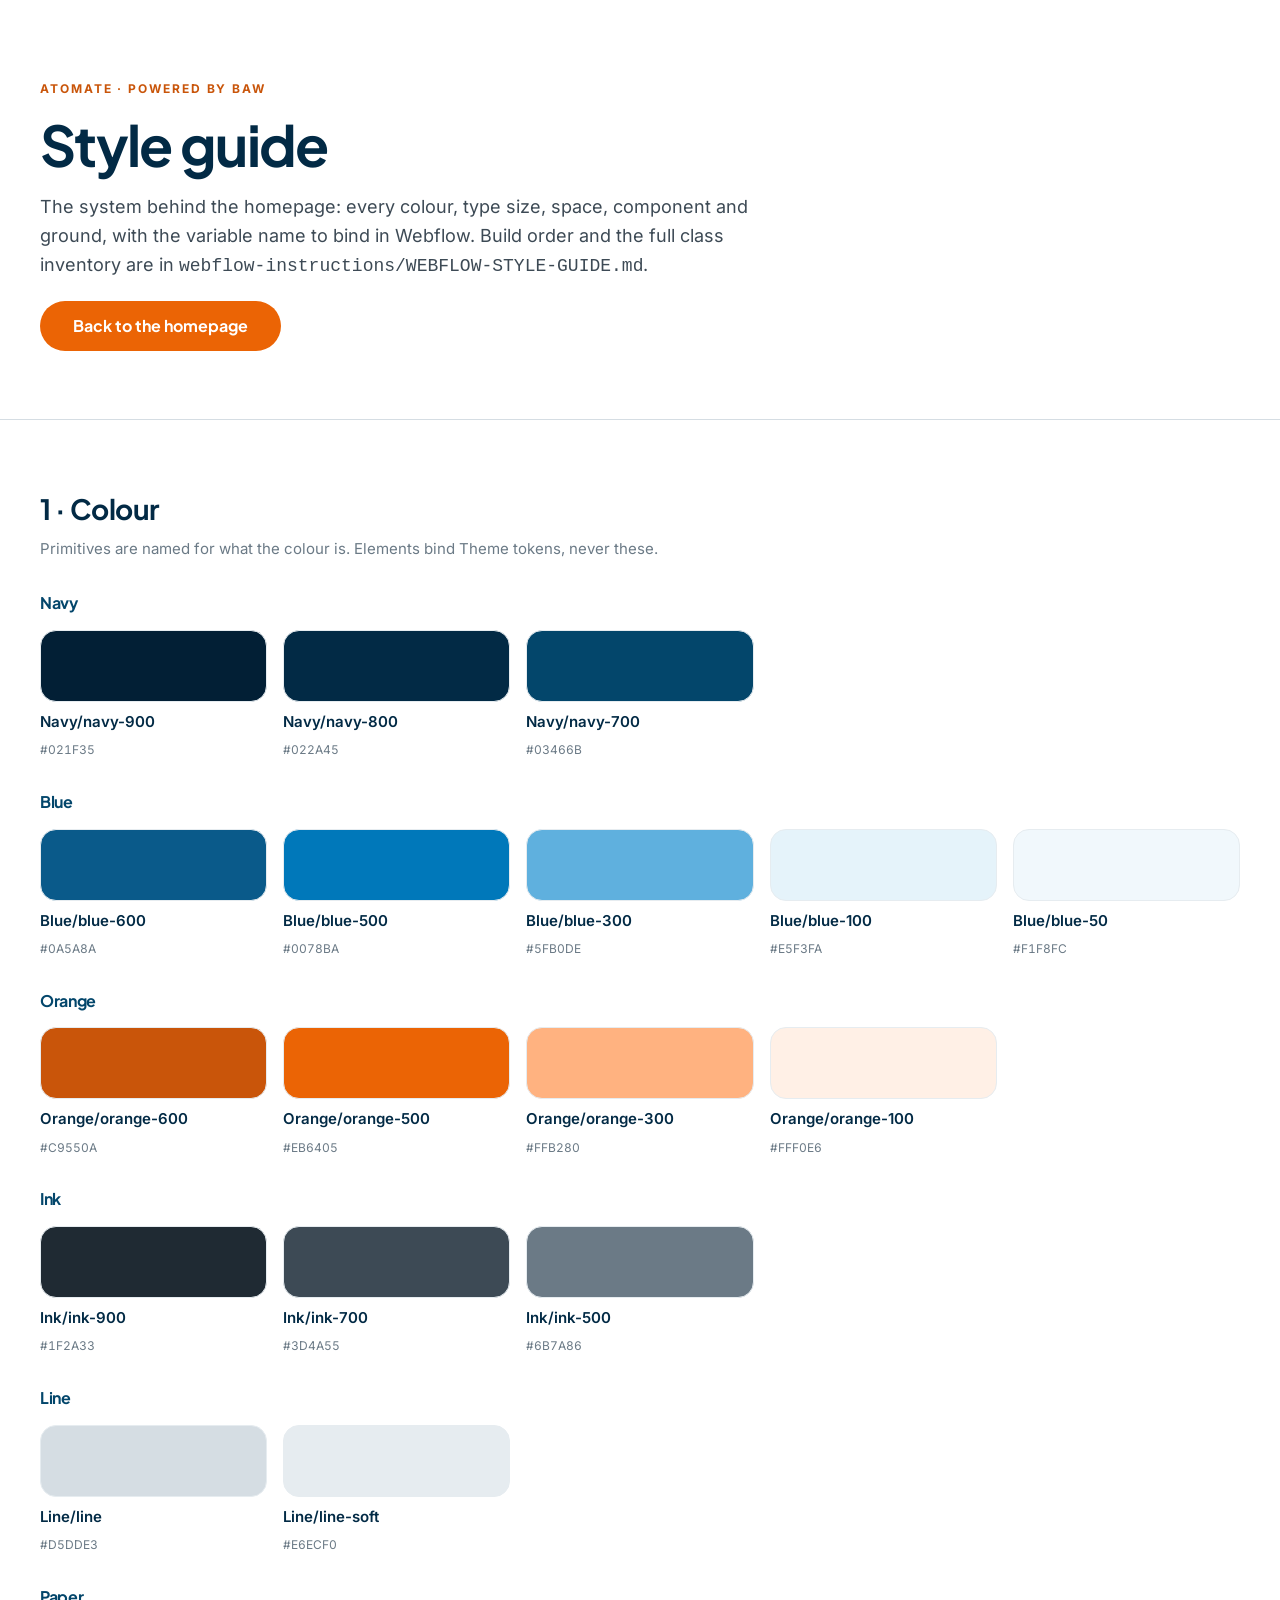
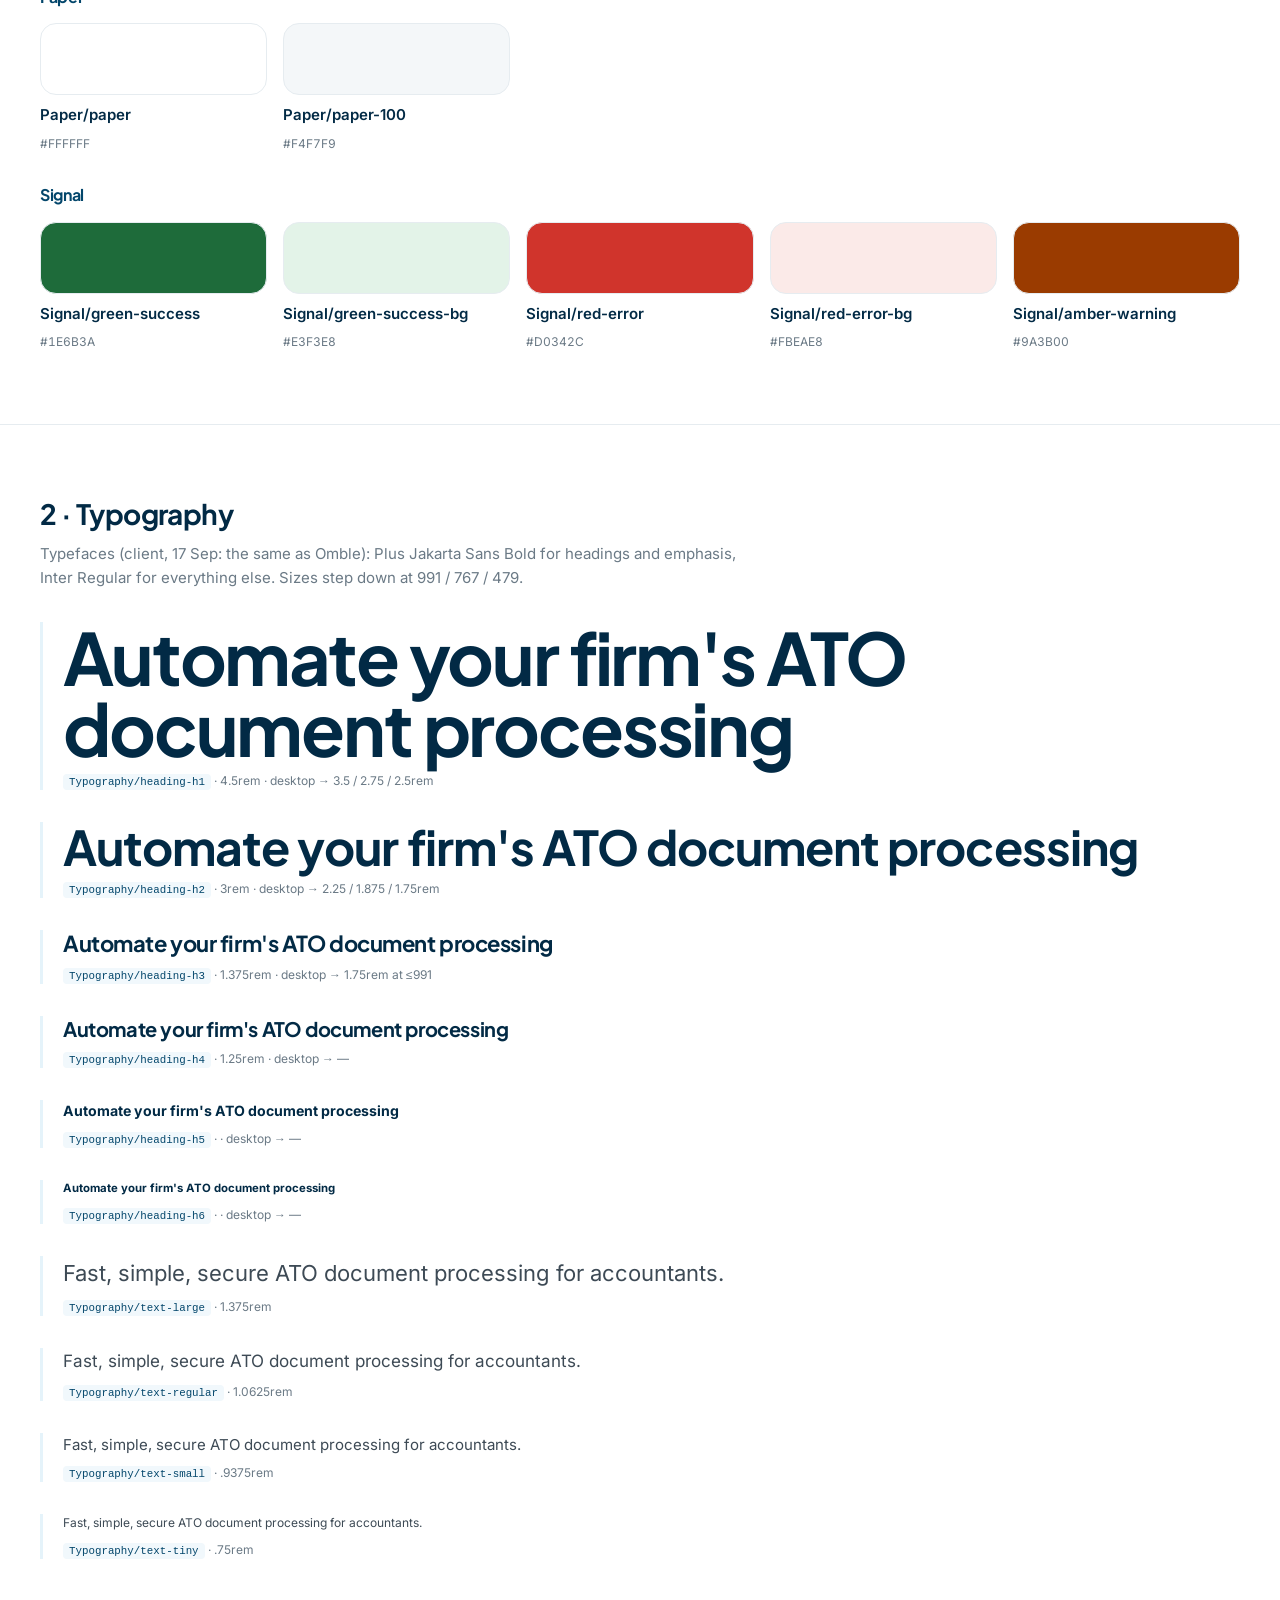
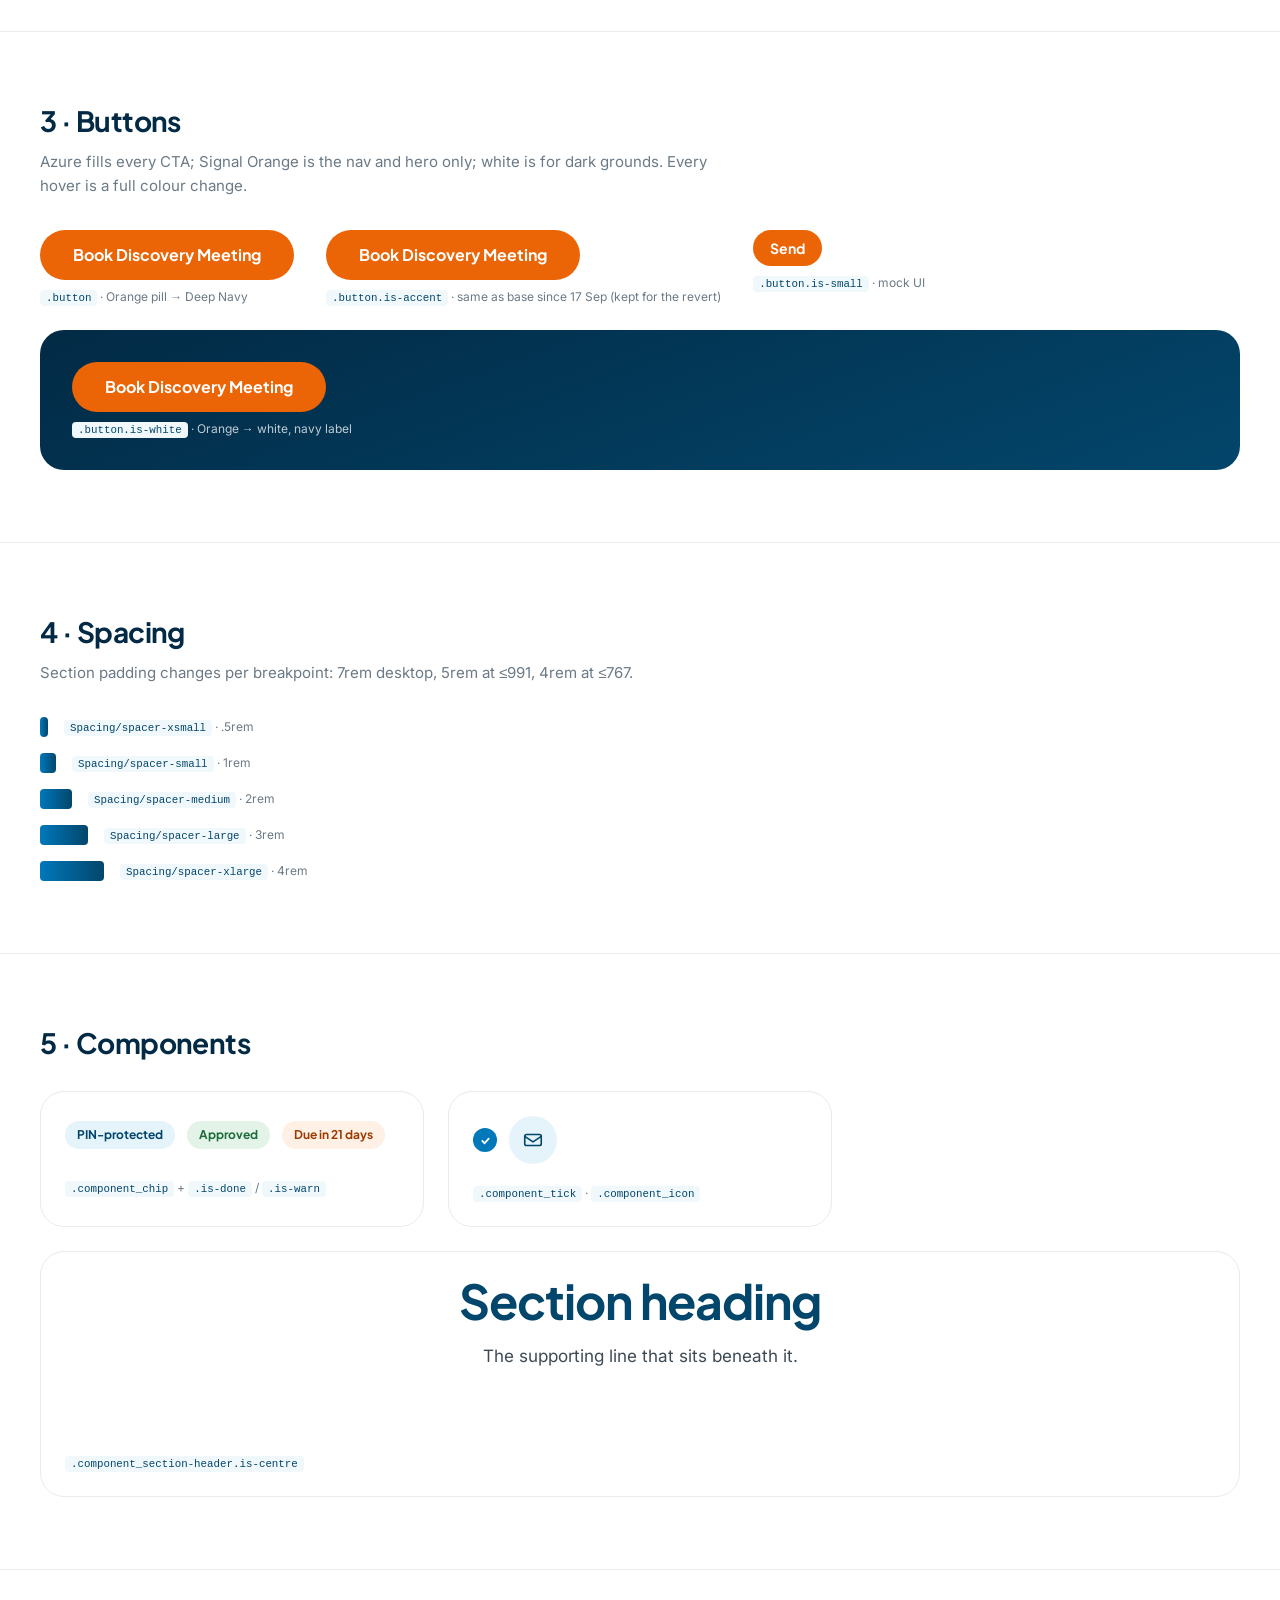
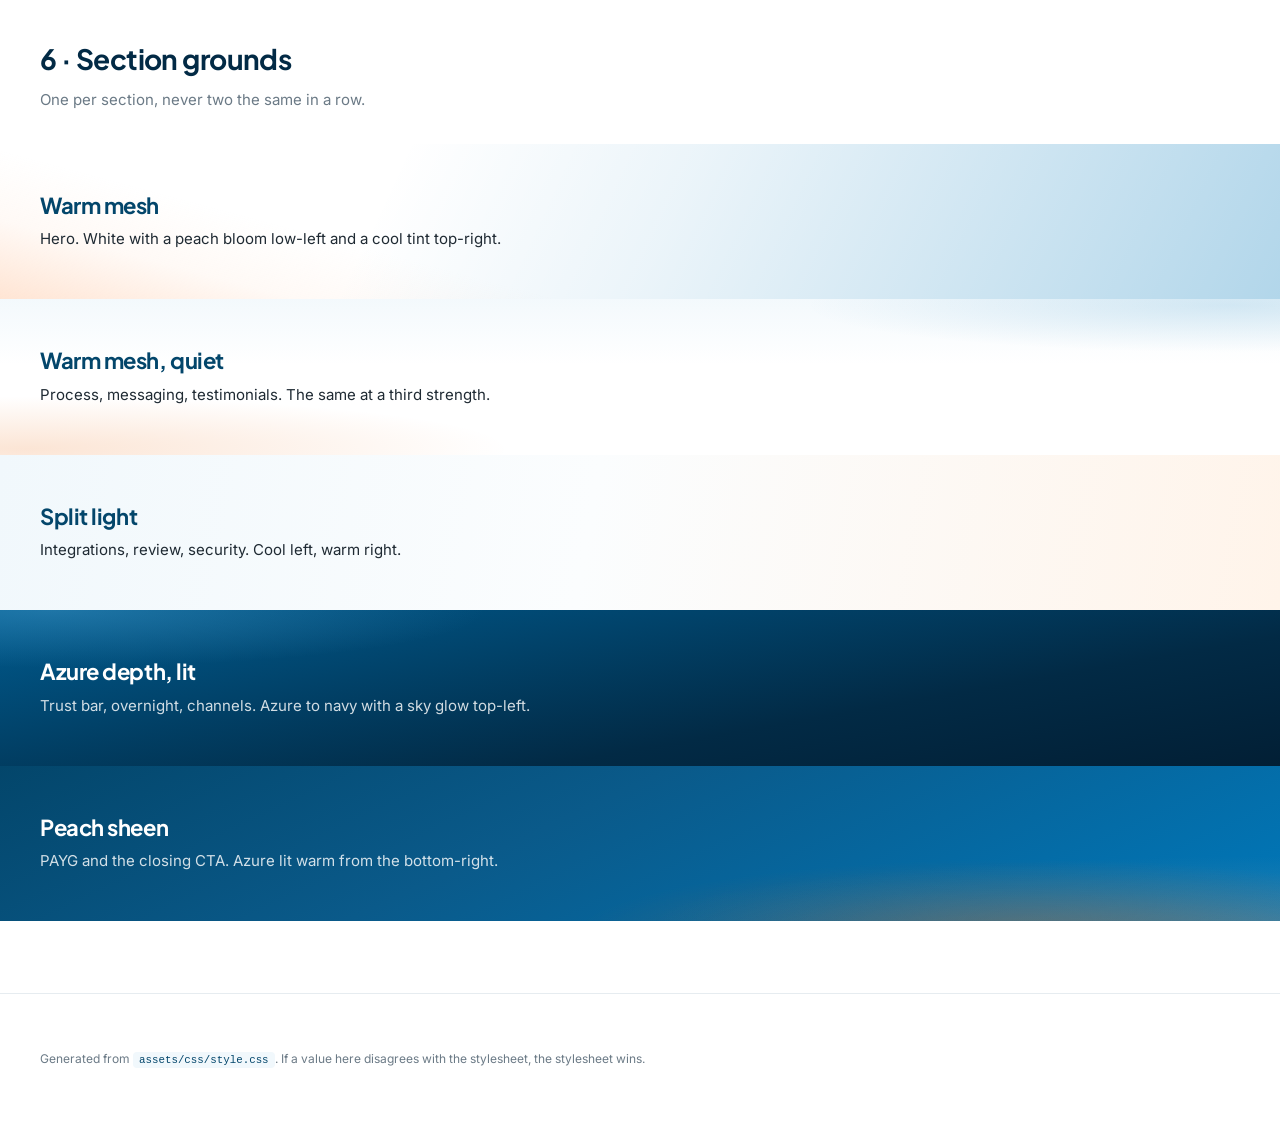
<file: styleguide.html>
<!doctype html>
<html lang="en-AU">
<head>
  <meta charset="utf-8">
  <meta name="viewport" content="width=device-width, initial-scale=1">
  <title>ATOmate — style guide</title>
  <meta name="robots" content="noindex, nofollow">
  <link rel="icon" href="assets/img/brand/favicon.ico" sizes="any">
  <link rel="icon" href="assets/img/brand/favicon-32.png" type="image/png" sizes="32x32">
  <link rel="stylesheet" href="assets/css/style.css">
  <link rel="stylesheet" href="assets/css/styleguide.css">
</head>
<body class="guide">
  <header class="guide_head">
    <div class="padding-global"><div class="container-large">
      <p class="guide_eyebrow">ATOmate · powered by BAW</p>
      <h1>Style guide</h1>
      <p class="guide_lead">The system behind the homepage: every colour, type size, space, component and ground, with the variable name to bind in Webflow. Build order and the full class inventory are in <code>webflow-instructions/WEBFLOW-STYLE-GUIDE.md</code>.</p>
      <p class="guide_lead"><a class="button" href="index.html">Back to the homepage</a></p>
    </div></div>
  </header>

  <main class="guide_main">
    <section class="guide_section" id="colour">
      <div class="padding-global"><div class="container-large">
        <h2 class="guide_head2">1 · Colour</h2>
        <p class="guide_note">Primitives are named for what the colour is. Elements bind Theme tokens, never these.</p>
        <h3 class="guide_subhead">Navy</h3>
        <ul class="guide_swatches" role="list">
          <li class="guide_swatch">
            <span class="guide_swatch_chip" style="background:#021F35;"></span>
            <span class="guide_swatch_name">Navy/navy-900</span>
            <span class="guide_swatch_value">#021F35</span>
          </li>
          <li class="guide_swatch">
            <span class="guide_swatch_chip" style="background:#022A45;"></span>
            <span class="guide_swatch_name">Navy/navy-800</span>
            <span class="guide_swatch_value">#022A45</span>
          </li>
          <li class="guide_swatch">
            <span class="guide_swatch_chip" style="background:#03466B;"></span>
            <span class="guide_swatch_name">Navy/navy-700</span>
            <span class="guide_swatch_value">#03466B</span>
          </li>
        </ul>
        <h3 class="guide_subhead">Blue</h3>
        <ul class="guide_swatches" role="list">
          <li class="guide_swatch">
            <span class="guide_swatch_chip" style="background:#0A5A8A;"></span>
            <span class="guide_swatch_name">Blue/blue-600</span>
            <span class="guide_swatch_value">#0A5A8A</span>
          </li>
          <li class="guide_swatch">
            <span class="guide_swatch_chip" style="background:#0078BA;"></span>
            <span class="guide_swatch_name">Blue/blue-500</span>
            <span class="guide_swatch_value">#0078BA</span>
          </li>
          <li class="guide_swatch">
            <span class="guide_swatch_chip" style="background:#5FB0DE;"></span>
            <span class="guide_swatch_name">Blue/blue-300</span>
            <span class="guide_swatch_value">#5FB0DE</span>
          </li>
          <li class="guide_swatch">
            <span class="guide_swatch_chip" style="background:#E5F3FA;"></span>
            <span class="guide_swatch_name">Blue/blue-100</span>
            <span class="guide_swatch_value">#E5F3FA</span>
          </li>
          <li class="guide_swatch">
            <span class="guide_swatch_chip" style="background:#F1F8FC;"></span>
            <span class="guide_swatch_name">Blue/blue-50</span>
            <span class="guide_swatch_value">#F1F8FC</span>
          </li>
        </ul>
        <h3 class="guide_subhead">Orange</h3>
        <ul class="guide_swatches" role="list">
          <li class="guide_swatch">
            <span class="guide_swatch_chip" style="background:#C9550A;"></span>
            <span class="guide_swatch_name">Orange/orange-600</span>
            <span class="guide_swatch_value">#C9550A</span>
          </li>
          <li class="guide_swatch">
            <span class="guide_swatch_chip" style="background:#EB6405;"></span>
            <span class="guide_swatch_name">Orange/orange-500</span>
            <span class="guide_swatch_value">#EB6405</span>
          </li>
          <li class="guide_swatch">
            <span class="guide_swatch_chip" style="background:#FFB280;"></span>
            <span class="guide_swatch_name">Orange/orange-300</span>
            <span class="guide_swatch_value">#FFB280</span>
          </li>
          <li class="guide_swatch">
            <span class="guide_swatch_chip" style="background:#FFF0E6;"></span>
            <span class="guide_swatch_name">Orange/orange-100</span>
            <span class="guide_swatch_value">#FFF0E6</span>
          </li>
        </ul>
        <h3 class="guide_subhead">Ink</h3>
        <ul class="guide_swatches" role="list">
          <li class="guide_swatch">
            <span class="guide_swatch_chip" style="background:#1F2A33;"></span>
            <span class="guide_swatch_name">Ink/ink-900</span>
            <span class="guide_swatch_value">#1F2A33</span>
          </li>
          <li class="guide_swatch">
            <span class="guide_swatch_chip" style="background:#3D4A55;"></span>
            <span class="guide_swatch_name">Ink/ink-700</span>
            <span class="guide_swatch_value">#3D4A55</span>
          </li>
          <li class="guide_swatch">
            <span class="guide_swatch_chip" style="background:#6B7A86;"></span>
            <span class="guide_swatch_name">Ink/ink-500</span>
            <span class="guide_swatch_value">#6B7A86</span>
          </li>
        </ul>
        <h3 class="guide_subhead">Line</h3>
        <ul class="guide_swatches" role="list">
          <li class="guide_swatch">
            <span class="guide_swatch_chip" style="background:#D5DDE3;"></span>
            <span class="guide_swatch_name">Line/line</span>
            <span class="guide_swatch_value">#D5DDE3</span>
          </li>
          <li class="guide_swatch">
            <span class="guide_swatch_chip" style="background:#E6ECF0;"></span>
            <span class="guide_swatch_name">Line/line-soft</span>
            <span class="guide_swatch_value">#E6ECF0</span>
          </li>
        </ul>
        <h3 class="guide_subhead">Paper</h3>
        <ul class="guide_swatches" role="list">
          <li class="guide_swatch">
            <span class="guide_swatch_chip" style="background:#FFFFFF;"></span>
            <span class="guide_swatch_name">Paper/paper</span>
            <span class="guide_swatch_value">#FFFFFF</span>
          </li>
          <li class="guide_swatch">
            <span class="guide_swatch_chip" style="background:#F4F7F9;"></span>
            <span class="guide_swatch_name">Paper/paper-100</span>
            <span class="guide_swatch_value">#F4F7F9</span>
          </li>
        </ul>
        <h3 class="guide_subhead">Signal</h3>
        <ul class="guide_swatches" role="list">
          <li class="guide_swatch">
            <span class="guide_swatch_chip" style="background:#1E6B3A;"></span>
            <span class="guide_swatch_name">Signal/green-success</span>
            <span class="guide_swatch_value">#1E6B3A</span>
          </li>
          <li class="guide_swatch">
            <span class="guide_swatch_chip" style="background:#E3F3E8;"></span>
            <span class="guide_swatch_name">Signal/green-success-bg</span>
            <span class="guide_swatch_value">#E3F3E8</span>
          </li>
          <li class="guide_swatch">
            <span class="guide_swatch_chip" style="background:#D0342C;"></span>
            <span class="guide_swatch_name">Signal/red-error</span>
            <span class="guide_swatch_value">#D0342C</span>
          </li>
          <li class="guide_swatch">
            <span class="guide_swatch_chip" style="background:#FBEAE8;"></span>
            <span class="guide_swatch_name">Signal/red-error-bg</span>
            <span class="guide_swatch_value">#FBEAE8</span>
          </li>
          <li class="guide_swatch">
            <span class="guide_swatch_chip" style="background:#9A3B00;"></span>
            <span class="guide_swatch_name">Signal/amber-warning</span>
            <span class="guide_swatch_value">#9A3B00</span>
          </li>
        </ul>
      </div></div>
    </section>

    <section class="guide_section" id="type">
      <div class="padding-global"><div class="container-large">
        <h2 class="guide_head2">2 · Typography</h2>
        <p class="guide_note">Typefaces (client, 17 Sep: the same as Omble): Plus Jakarta Sans Bold for headings and emphasis, Inter Regular for everything else. Sizes step down at 991 / 767 / 479.</p>
        <ul class="guide_type" role="list">
          <li class="guide_type_row">
            <h1 class="guide_type_sample">Automate your firm's ATO document processing</h1>
            <span class="guide_type_meta"><code>Typography/heading-h1</code> · 4.5rem · desktop → 3.5 / 2.75 / 2.5rem</span>
          </li>
          <li class="guide_type_row">
            <h2 class="guide_type_sample">Automate your firm's ATO document processing</h2>
            <span class="guide_type_meta"><code>Typography/heading-h2</code> · 3rem · desktop → 2.25 / 1.875 / 1.75rem</span>
          </li>
          <li class="guide_type_row">
            <h3 class="guide_type_sample">Automate your firm's ATO document processing</h3>
            <span class="guide_type_meta"><code>Typography/heading-h3</code> · 1.375rem · desktop → 1.75rem at ≤991</span>
          </li>
          <li class="guide_type_row">
            <h4 class="guide_type_sample">Automate your firm's ATO document processing</h4>
            <span class="guide_type_meta"><code>Typography/heading-h4</code> · 1.25rem · desktop → —</span>
          </li>
          <li class="guide_type_row">
            <h5 class="guide_type_sample">Automate your firm's ATO document processing</h5>
            <span class="guide_type_meta"><code>Typography/heading-h5</code> ·  · desktop → —</span>
          </li>
          <li class="guide_type_row">
            <h6 class="guide_type_sample">Automate your firm's ATO document processing</h6>
            <span class="guide_type_meta"><code>Typography/heading-h6</code> ·  · desktop → —</span>
          </li>
          <li class="guide_type_row">
            <p class="guide_type_sample" style="font-size:var(--text-large);">Fast, simple, secure ATO document processing for accountants.</p>
            <span class="guide_type_meta"><code>Typography/text-large</code> · 1.375rem</span>
          </li>
          <li class="guide_type_row">
            <p class="guide_type_sample" style="font-size:var(--text-regular);">Fast, simple, secure ATO document processing for accountants.</p>
            <span class="guide_type_meta"><code>Typography/text-regular</code> · 1.0625rem</span>
          </li>
          <li class="guide_type_row">
            <p class="guide_type_sample" style="font-size:var(--text-small);">Fast, simple, secure ATO document processing for accountants.</p>
            <span class="guide_type_meta"><code>Typography/text-small</code> · .9375rem</span>
          </li>
          <li class="guide_type_row">
            <p class="guide_type_sample" style="font-size:var(--text-tiny);">Fast, simple, secure ATO document processing for accountants.</p>
            <span class="guide_type_meta"><code>Typography/text-tiny</code> · .75rem</span>
          </li>
        </ul>
      </div></div>
    </section>

    <section class="guide_section" id="buttons">
      <div class="padding-global"><div class="container-large">
        <h2 class="guide_head2">3 · Buttons</h2>
        <p class="guide_note">Azure fills every CTA; Signal Orange is the nav and hero only; white is for dark grounds. Every hover is a full colour change.</p>
        <div class="guide_buttons">
          <span><a class="button" href="#buttons">Book Discovery Meeting</a><span class="guide_type_meta"><code>.button</code> · Orange pill → Deep Navy</span></span>
          <span><a class="button is-accent" href="#buttons">Book Discovery Meeting</a><span class="guide_type_meta"><code>.button.is-accent</code> · same as base since 17 Sep (kept for the revert)</span></span>
          <span><a class="button is-small" href="#buttons">Send</a><span class="guide_type_meta"><code>.button.is-small</code> · mock UI</span></span>
        </div>
        <div class="guide_buttons is-on-dark">
          <span><a class="button is-white" href="#buttons">Book Discovery Meeting</a><span class="guide_type_meta is-light"><code>.button.is-white</code> · Orange → white, navy label</span></span>
        </div>
      </div></div>
    </section>

    <section class="guide_section" id="spacing">
      <div class="padding-global"><div class="container-large">
        <h2 class="guide_head2">4 · Spacing</h2>
        <p class="guide_note">Section padding changes per breakpoint: 7rem desktop, 5rem at ≤991, 4rem at ≤767.</p>
        <ul class="guide_spacers" role="list">
          <li class="guide_spacer_row"><span class="guide_spacer_bar" style="width:.5rem;"></span><span class="guide_type_meta"><code>Spacing/spacer-xsmall</code> · .5rem</span></li>
          <li class="guide_spacer_row"><span class="guide_spacer_bar" style="width:1rem;"></span><span class="guide_type_meta"><code>Spacing/spacer-small</code> · 1rem</span></li>
          <li class="guide_spacer_row"><span class="guide_spacer_bar" style="width:2rem;"></span><span class="guide_type_meta"><code>Spacing/spacer-medium</code> · 2rem</span></li>
          <li class="guide_spacer_row"><span class="guide_spacer_bar" style="width:3rem;"></span><span class="guide_type_meta"><code>Spacing/spacer-large</code> · 3rem</span></li>
          <li class="guide_spacer_row"><span class="guide_spacer_bar" style="width:4rem;"></span><span class="guide_type_meta"><code>Spacing/spacer-xlarge</code> · 4rem</span></li>
        </ul>
      </div></div>
    </section>

    <section class="guide_section" id="components">
      <div class="padding-global"><div class="container-large">
        <h2 class="guide_head2">5 · Components</h2>
        <div class="guide_components">
          <div class="guide_component">
            <span class="component_chip">PIN-protected</span>
            <span class="component_chip is-done">Approved</span>
            <span class="component_chip is-warn">Due in 21 days</span>
            <span class="guide_type_meta"><code>.component_chip</code> + <code>.is-done</code> / <code>.is-warn</code></span>
          </div>
          <div class="guide_component">
            <span class="component_tick is-blue"><svg class="icon-stroke" width="11" height="11" viewBox="0 0 12 12" aria-hidden="true" focusable="false"><path d="M2.5 6.5l2.5 2.5 4.5-5"/></svg></span>
            <span class="component_icon is-tint"><svg class="icon-stroke" width="22" height="22" viewBox="0 0 24 24" aria-hidden="true" focusable="false"><rect x="3" y="6" width="18" height="12" rx="2"/><path d="M3 8l9 6 9-6"/></svg></span>
            <span class="guide_type_meta"><code>.component_tick</code> · <code>.component_icon</code></span>
          </div>
          <div class="guide_component is-wide">
            <div class="component_section-header is-centre"><h2>Section heading</h2><p class="component_section-header_description">The supporting line that sits beneath it.</p></div>
            <span class="guide_type_meta"><code>.component_section-header.is-centre</code></span>
          </div>
        </div>
      </div></div>
    </section>

    <section class="guide_section" id="grounds">
      <div class="padding-global"><div class="container-large">
        <h2 class="guide_head2">6 · Section grounds</h2>
        <p class="guide_note">One per section, never two the same in a row.</p>
      </div></div>
      <div class="guide_grounds">
        <div class="background-stage-light guide_ground"><div class="padding-global"><div class="container-large"><h3>Warm mesh</h3><p>Hero. White with a peach bloom low-left and a cool tint top-right.</p></div></div></div>
        <div class="background-stage-mesh guide_ground"><div class="padding-global"><div class="container-large"><h3>Warm mesh, quiet</h3><p>Process, messaging, testimonials. The same at a third strength.</p></div></div></div>
        <div class="background-stage-split guide_ground"><div class="padding-global"><div class="container-large"><h3>Split light</h3><p>Integrations, review, security. Cool left, warm right.</p></div></div></div>
        <div class="background-stage-azure guide_ground"><div class="padding-global"><div class="container-large"><h3>Azure depth, lit</h3><p>Trust bar, overnight, channels. Azure to navy with a sky glow top-left.</p></div></div></div>
        <div class="background-stage-peach guide_ground"><div class="padding-global"><div class="container-large"><h3>Peach sheen</h3><p>PAYG and the closing CTA. Azure lit warm from the bottom-right.</p></div></div></div>
      </div>
    </section>
  </main>

  <footer class="guide_foot">
    <div class="padding-global"><div class="container-large">
      <p class="guide_type_meta">Generated from <code>assets/css/style.css</code>. If a value here disagrees with the stylesheet, the stylesheet wins.</p>
    </div></div>
  </footer>
</body>
</html>
</file>
<file: assets/css/style.css>
/* ATOmate homepage — accepted Hi-Fi (Gate 03) + Gate 04 motion states, built to the
   Client-First dialect in webflow-instructions/ (naming, core structure, tokens).
   Tokens in :root are the system; the Webflow build maps them to variables
   (webflow-instructions/ATOMATE-CONFIG.md). Design values are unchanged from the export. */

/* ---------- Fonts — self-hosted. */
/* Omble's typefaces (client, 17 Sep: "As for the font, use the same as Omble"): Plus Jakarta Sans for
   headings and every emphasised word, Inter for everything else. The same latin-subset variable files
   as Omble, OFL 1.1. Supersedes Gilroy Bold / Galano Regular (files moved to Guide & References). */
@font-face{font-family:'Plus Jakarta Sans';font-style:normal;font-weight:600 700;font-display:swap;src:url(../fonts/plus-jakarta-sans-latin-var.woff2) format('woff2');unicode-range:U+0000-00FF,U+0131,U+0152-0153,U+02BB-02BC,U+02C6,U+02DA,U+02DC,U+0304,U+0308,U+0329,U+2000-206F,U+20AC,U+2122,U+2191,U+2193,U+2212,U+2215,U+FEFF,U+FFFD;}
@font-face{font-family:'Inter';font-style:normal;font-weight:400 700;font-display:swap;src:url(../fonts/inter-latin-var.woff2) format('woff2');unicode-range:U+0000-00FF,U+0131,U+0152-0153,U+02BB-02BC,U+02C6,U+02DA,U+02DC,U+0304,U+0308,U+0329,U+2000-206F,U+20AC,U+2122,U+2191,U+2193,U+2212,U+2215,U+FEFF,U+FFFD;}

/* ---------- Tokens (Base Colour → Theme → Spacing → Typography → Layout) */
:root {
  font-size:16px;
  /* Base Colour */
  --navy-900:#021F35; --navy-800:#022A45; --navy-700:#03466B;
  --blue-600:#0A5A8A; --blue-500:#0078BA; --blue-300:#5FB0DE; --blue-100:#E5F3FA; --blue-50:#F1F8FC;
  --orange-600:#C9550A; --orange-500:#EB6405; --orange-300:#FFB280; --orange-100:#FFF0E6;
  --ink-900:#1F2A33; --ink-700:#3D4A55; --ink-500:#6B7A86; --line:#D5DDE3; --line-soft:#E6ECF0; --paper-100:#F4F7F9; --paper:#FFFFFF;
  --green-check:#5FA052; /* the client's tick green (17 Sep) */ --green-success-bg:#E3F3E8; --green-success:#1E6B3A; --amber-warning:#9A3B00; --red-error:#D0342C; --red-error-bg:#FBEAE8;
  /* Theme (light-on-dark text) */
  --text-on-dark:#FFFFFF; --text-on-dark-soft:rgba(255,255,255,.78); --text-on-dark-muted:rgba(255,255,255,.55);
  --line-on-dark:rgba(255,255,255,.14);
  --button-primary:var(--orange-500); /* Theme: every CTA fill (Eugene, 17 Sep); revert: var(--blue-500) */
  --gradient-split-light:linear-gradient(100deg, var(--blue-50) 0%, #FBFDFE 46%, #FFF4EA 100%);
  --shadow-card:0 24px 60px -32px rgba(2,42,69,.35), 0 1px 0 rgba(2,42,69,.06);
  --shadow-card-hover:0 30px 60px -30px rgba(2,42,69,.45);
  --shadow-ui:0 30px 60px -36px rgba(2,42,69,.6);
  /* Font Family */
  --font-heading:'Plus Jakarta Sans','Helvetica Neue',Arial,sans-serif; --font-body:'Inter','Helvetica Neue',Arial,sans-serif;
  /* Typography */
  --heading-h1:4.5rem; --heading-h2:3rem; --heading-h3:1.375rem; --heading-h4:1.25rem;
  --text-large:1.375rem; --text-regular:1.0625rem; --text-small:.9375rem; --text-tiny:.75rem;
  /* Spacing */
  --padding-global:2.5rem;
  --padding-section-small:2rem; --padding-section-medium:6rem; --padding-section-large:7rem; --padding-section-xlarge:8rem;
  --spacer-xsmall:.5rem; --spacer-small:1rem; --spacer-medium:2rem; --spacer-large:3rem; --spacer-xlarge:4rem;
  /* Layout. Kit default 80rem: the accepted board's sections are 80rem wide at 1440 (the export's
     inline section padding had removed the gutter); padding-global now sits outside the container. */
  --container-large:80rem; --container-medium:64rem; --container-small:48rem;
  --navbar-height:5rem; /* Omble's 80px bar (client, 17 Sep; was 5.5rem) */
  --radius-card:1.5rem; --radius-box:1rem; --radius-button:100vw; /* pill (Eugene, 17 Sep); revert: .5rem */ --radius-round:50px;
}

/* ---------- Base / tag defaults (Client-First: text inherits from tags, classes only customise) */
*,*::before,*::after { box-sizing:border-box; }
html { scroll-behavior:smooth; }
body { margin:0; background:var(--paper); color:var(--ink-900); font-family:var(--font-body); font-size:var(--text-regular); line-height:1.55; -webkit-font-smoothing:antialiased; }
a { color:var(--blue-500); text-decoration:none; } a:hover { color:var(--blue-600); }
b, strong { font-family:var(--font-heading); font-weight:700; }
h1,h2,h3,h4 { font-family:var(--font-heading); font-weight:700; margin:0; color:var(--navy-700); text-wrap:balance; letter-spacing:-0.02em; }
h1 { font-size:var(--heading-h1); line-height:.98; letter-spacing:-0.03em; }
h2 { font-size:var(--heading-h2); line-height:1.05; }
h3 { font-size:var(--heading-h3); line-height:1.25; }
h4 { font-size:var(--heading-h4); line-height:1.3; }
p,figure,blockquote { margin:0; }
:where(ul[role="list"]) { list-style:none; margin:0; padding:0; }
img { max-width:100%; height:auto; }
button { font:inherit; color:inherit; background:none; border:0; padding:0; margin:0; text-align:inherit; }
:focus-visible { outline:2px solid var(--blue-500); outline-offset:3px; }
.background-stage-night :focus-visible, .background-stage-dawn :focus-visible, .background-stage-azure :focus-visible, .background-stage-peach :focus-visible { outline-color:#fff; }
[hidden] { display:none !important; }

/* ---------- Structure utilities */
.page-wrapper { min-height:100%; background:var(--paper); }
.main-wrapper { display:block; }
.padding-global { padding-left:var(--padding-global); padding-right:var(--padding-global); }
.container-large { width:100%; max-width:var(--container-large); margin-left:auto; margin-right:auto; }
.padding-section-large { padding-top:var(--padding-section-large); padding-bottom:var(--padding-section-large); }
.padding-section-medium { padding-top:var(--padding-section-medium); padding-bottom:var(--padding-section-medium); }
.padding-section-small { padding-top:var(--padding-section-small); padding-bottom:var(--padding-section-small); }
.padding-section-large.is-short-top { padding-top:var(--padding-section-medium); }
.padding-section-large.is-short-bottom { padding-bottom:var(--padding-section-medium); }
.padding-section-large.is-tight-top { padding-top:var(--padding-section-small); }
.padding-section-large.is-tall { padding-top:var(--padding-section-xlarge); padding-bottom:var(--padding-section-xlarge); }
.padding-section-large.is-flush-bottom { padding-bottom:0; } /* CTA: the calendar sits on the band's bottom edge (Eugene, 17 Sep) */
.margin-large { margin:var(--spacer-large); } .margin-xlarge { margin:var(--spacer-xlarge); }
.margin-top { margin-right:0; margin-bottom:0; margin-left:0; }
.button-group { display:flex; gap:1rem; flex-wrap:wrap; align-items:center; }
.button-group.is-centre { justify-content:center; }
.hide-visually { position:absolute !important; width:1px; height:1px; padding:0; margin:-1px; overflow:hidden; clip:rect(0,0,0,0); white-space:nowrap; border:0; }
.skip-link { position:absolute; left:-9999px; top:0; z-index:100; background:var(--navy-700); color:#fff; padding:.75rem 1rem; border-radius:var(--radius-button); font-family:var(--font-heading); font-weight:700; }
.skip-link:focus { left:var(--padding-global); top:.5rem; outline:2px solid var(--orange-500); outline-offset:3px; }

/* ---------- Typography utilities */
.heading-style-h4 { font-size:var(--heading-h4); line-height:1.3; }
.text-size-large { font-size:var(--text-large); line-height:1.45; }
.text-size-small { font-size:var(--text-small); line-height:1.5; }
.text-size-tiny { font-size:var(--text-tiny); line-height:1.4; }
.text-color-secondary { color:var(--ink-700); }
.text-color-muted { color:var(--ink-500); }
.text-color-highlight { color:var(--orange-300); }
.text-weight-semibold { font-family:var(--font-heading); font-weight:700; }
.text-style-quote { font-family:var(--font-heading); font-weight:700; font-size:2.25rem; line-height:1.2; letter-spacing:-0.02em; color:var(--navy-700); }

/* ---------- Buttons: orange pills, Deep Navy hover (Eugene, 17 Sep; supersedes the 16 Sep Azure primary); is-white on dark grounds; is-small for mock UI. Label only, no icons. */
.button { display:inline-flex; align-items:center; justify-content:center; height:3.125rem; padding:0 2rem; border-radius:var(--radius-button); /* 2rem sides match the client's pill reference (17 Sep; was 1.375rem) */ font-family:var(--font-heading); font-weight:700; font-size:1rem; line-height:1; text-decoration:none; border:1px solid transparent; white-space:nowrap; background:var(--button-primary); color:#fff; transition:background .2s ease, color .2s ease, transform .15s ease; }
.button:hover { background:var(--navy-700); color:#fff; }
.button.is-blue { background:var(--blue-500); } .button.is-blue:hover { background:var(--navy-700); }
/* Every button is Signal Orange (Eugene, 17 Sep: "apply to all"), superseding the 16 Sep
   orange-on-nav-and-hero-only rule. is-accent now matches the base and is kept for the revert. */
.button.is-accent { background:var(--orange-500); color:#fff; } .button.is-accent:hover { background:var(--navy-700); color:#fff; }
.button:active { transform:scale(.98); }
/* on dark grounds: orange at rest, hovers to white with a navy label (navy would vanish on the band) */
.button.is-white { background:var(--button-primary); color:#fff; } .button.is-white:hover { background:#fff; color:var(--navy-700); }
.button.is-small { height:2.25rem; padding:0 1rem; font-size:.875rem; background:var(--button-primary); }

/* ---------- Icons */
.icon-stroke { stroke:currentColor; fill:none; stroke-width:1.75; stroke-linecap:round; stroke-linejoin:round; }

/* ---------- Components (reusable across sections) */
.component_icon { width:3rem; height:3rem; border-radius:50%; display:flex; align-items:center; justify-content:center; flex:none; }
.component_icon.is-blue { background:var(--blue-500); color:#fff; }
.component_icon.is-tint { background:var(--blue-100); color:var(--navy-700); }
.component_icon.is-small { width:2rem; height:2rem; }
.component_icon.is-medium { width:2.25rem; height:2.25rem; }

.component_tick { width:1.5rem; height:1.5rem; border-radius:50%; display:flex; align-items:center; justify-content:center; flex:none; }
.component_tick .icon-stroke { stroke-width:2; }
.component_tick.is-blue { background:var(--blue-500); color:#fff; }
.component_tick.is-tint { background:var(--blue-100); color:var(--blue-500); }
.component_tick.is-orange { background:var(--orange-500); color:#fff; } /* messaging ticks (client, 17 Sep: "Orange bg, white ticks") */
.component_tick.is-glass { background:rgba(255,255,255,.14); color:#fff; }

.component_chip { display:inline-flex; align-items:center; font-size:var(--text-tiny); font-family:var(--font-heading); font-weight:700; padding:.3rem .75rem; border-radius:var(--radius-round); background:var(--blue-100); color:var(--navy-700); white-space:nowrap; }
.component_chip.is-done { background:var(--green-success-bg); color:var(--green-success); }
.component_chip.is-warn { background:var(--orange-100); color:var(--amber-warning); }

.component_checklist { display:flex; flex-direction:column; gap:.875rem; }
.component_checklist_item { display:flex; gap:.75rem; align-items:flex-start; }
.component_checklist_item .component_tick { width:1.375rem; height:1.375rem; margin-top:.15rem; }
.component_checklist.is-light .component_checklist_item { color:rgba(255,255,255,.9); }

.component_section-header { display:grid; grid-template-columns:minmax(0,1.1fr) minmax(0,.9fr); gap:4rem; align-items:end; margin-bottom:4rem; }
.component_section-header_description { max-width:34rem; color:var(--ink-700); }
.component_section-header.is-light .component_section-header_description { color:rgba(255,255,255,.8); }
.component_section-header.is-centre { grid-template-columns:minmax(0,1fr); justify-items:center; text-align:center; row-gap:1rem; }
.component_section-header.is-centre h2 { max-width:40rem; }
.component_section-header.is-centre .component_section-header_description { max-width:38rem; font-size:1.0625rem; line-height:1.6; text-wrap:balance; }

/* Mock UI panels (Eugene, 10 Sep): no rules; white rows separated by gaps on a tinted tray;
   initials instead of dots; one typeface, sentence case; status as a soft pill. */
.component_ui { background:var(--blue-50); border-radius:var(--radius-box); padding:.625rem; display:flex; flex-direction:column; gap:.5rem; font-size:var(--text-small); color:var(--ink-900); }
.component_ui_header { display:flex; justify-content:space-between; align-items:center; gap:1rem; padding:.5rem .625rem .375rem; font-family:var(--font-heading); font-weight:700; color:var(--navy-700); }
.component_ui_row { display:flex; justify-content:space-between; align-items:center; gap:1rem; min-height:3.5rem; padding:.75rem 1rem; background:#fff; border-radius:.625rem; }
.component_ui_row.is-start { justify-content:flex-start; gap:.75rem; }
.component_ui_doc { display:flex; align-items:center; gap:.75rem; min-width:0; }
.component_ui_doc .icon-stroke { color:var(--ink-500); flex:none; }
.component_ui_initials { flex:none; width:2rem; height:2rem; border-radius:50%; display:inline-flex; align-items:center; justify-content:center; background:var(--blue-100); color:var(--navy-700); font-size:.6875rem; font-family:var(--font-heading); font-weight:700; letter-spacing:.02em; }
.component_ui_body { padding:1rem; display:flex; flex-direction:column; gap:.5rem; background:#fff; border-radius:.625rem; }
.component_ui_body.is-skeleton { gap:.75rem; }

.component_skeleton { border:1px solid var(--line); border-radius:.75rem; background:#fff; padding:1rem; display:flex; flex-direction:column; gap:.5rem; }
.component_skeleton_bar { display:block; height:.5rem; border-radius:var(--radius-round); background:var(--line-soft); }
.component_skeleton_bar.is-short { width:55%; }
.component_skeleton_bar.is-highlight { background:var(--orange-300); }

/* ---------- Stage grounds — Night to Morning */
.background-stage-night { background:linear-gradient(180deg, var(--navy-900) 0%, var(--navy-800) 60%, var(--navy-700) 100%); color:#fff; position:relative; overflow:hidden; }
.background-stage-night h1, .background-stage-night h2, .background-stage-night h3 { color:#fff; }
.background-stage-dawn { background:linear-gradient(180deg, var(--navy-700) 0%, var(--blue-600) 45%, var(--blue-500) 100%); color:#fff; position:relative; overflow:hidden; }
.background-stage-dawn h2, .background-stage-dawn h3 { color:#fff; }
/* Light hero stage (Eugene, 16 Sep): "warm mesh" — white with a peach glow bottom-left
   and a cool tint top-right. Warmth without clutter; copy stays navy on near-white. */
.background-stage-light { background:#FFFFFF; color:var(--ink-900); position:relative; overflow:hidden; }
/* Hero ground (client, 17 Sep: "Blue gradient to be more prominent (a small amount of orange)" /
   "I dont know why it created a circular shape, make sure it's a gradient"). Linear gradients only:
   white on the left into a clear azure wash on the right, plus a low warm band along the bottom-left.
   It replaces the 16 Sep radial "warm mesh" blobs. */
.background-stage-light::before { content:""; position:absolute; inset:0; pointer-events:none;
  background:linear-gradient(15deg, rgba(255,178,128,.34) 0%, rgba(255,210,180,.12) 16%, rgba(255,255,255,0) 30%),
             linear-gradient(115deg, rgba(255,255,255,0) 30%, rgba(0,120,186,.08) 52%, rgba(0,120,186,.20) 78%, rgba(0,120,186,.30) 100%); }
.background-stage-day { background:linear-gradient(180deg, var(--blue-50) 0%, #FFFFFF 100%); }
/* ---------- The client's named grounds (16 Sep): Split light, Azure depth (lit), Peach
   sheen and a quieter Warm mesh, so consecutive sections contrast instead of repeating. */
/* Split light — cool on the left, warm on the right, across the band's own width */
.background-stage-split { background:var(--gradient-split-light); color:var(--ink-900); position:relative; overflow:hidden; }
/* Warm mesh, quieter, for long sections carrying cards and copy */
.background-stage-mesh { background:#FFFFFF; color:var(--ink-900); position:relative; overflow:hidden; }
.background-stage-mesh::before { content:""; position:absolute; inset:0; pointer-events:none;
  background:radial-gradient(54% 48% at 2% 96%, rgba(235,100,5,.17), transparent 70%),
             radial-gradient(46% 42% at 96% 4%, rgba(0,120,186,.14), transparent 72%),
             linear-gradient(180deg, rgba(241,248,252,.85) 0%, rgba(255,255,255,0) 42%); }
/* Azure depth, lit — Azure down to navy with a sky-blue glow in the top-left corner */
.background-stage-azure { background:linear-gradient(170deg, #005C90 0%, var(--navy-800) 66%, var(--navy-900) 100%); color:#fff; position:relative; overflow:hidden; }
.background-stage-azure::before { content:""; position:absolute; inset:0; pointer-events:none;
  background:radial-gradient(50% 54% at 4% 0%, rgba(95,176,222,.32), transparent 68%); }
.background-stage-azure h2, .background-stage-azure h3 { color:#fff; }
/* Peach sheen — Azure lit warm from the bottom-right: Ember bay's orange, held back
   (Eugene, 17 Sep: "integrate the warmth subtler") */
.background-stage-peach { background:linear-gradient(155deg, var(--navy-700) 0%, var(--blue-600) 42%, var(--blue-500) 100%); color:#fff; position:relative; overflow:hidden; }
.background-stage-peach::before { content:""; position:absolute; inset:0; pointer-events:none;
  background:radial-gradient(48% 70% at 80% 112%, rgba(235,100,5,.34), rgba(235,100,5,.1) 48%, transparent 74%),
             radial-gradient(70% 60% at 100% 100%, rgba(255,178,128,.16), transparent 70%); }
.background-stage-peach h2, .background-stage-peach h3 { color:#fff; }
/* the tint layers are decoration: they sit under the section's own content, never over it */
.background-stage-light::before, .background-stage-mesh::before, .background-stage-azure::before, .background-stage-peach::before { z-index:0; }
.background-stage-light > *, .background-stage-mesh > *, .background-stage-azure > *, .background-stage-peach > * { position:relative; z-index:1; }
/* Cool morning — white into blue-100; sets the logo section apart from the warm video band above it (17 Sep) */
/* Ember: the client's orange band (their Calendly reference, 17 Sep), for the closing CTA */
.background-stage-ember { background:linear-gradient(155deg, var(--orange-600) 0%, var(--orange-500) 55%, #F2873A 100%); color:#fff; position:relative; overflow:hidden; }
.background-stage-ember h2, .background-stage-ember h3 { color:#fff; }
.background-stage-ember :focus-visible { outline-color:#fff; }
.background-stage-morning { background:linear-gradient(170deg, #FFFFFF 0%, var(--blue-50) 30%, var(--blue-100) 100%); position:relative; overflow:hidden; }

/* ---------- Navbar (Gate 04 §1: transparent over the hero → .is-solid after it) */
/* Navbar geometry mirrors Omble's (Eugene, 16 Sep): the header stays transparent and
   the shell is a floating white pill; scrolled it goes translucent with a blur. */
.navbar_component { position:fixed; top:0; left:0; right:0; z-index:50; padding-top:1rem; transition:padding-top .3s ease; }
/* At rest the bar is nothing at all: the hero runs unbroken under it. The pill and its
   glass only arrive on scroll (Eugene, 16 Sep) - Omble's own behaviour. */
.navbar_shell { display:flex; align-items:center; justify-content:space-between; min-height:var(--navbar-height); gap:2rem; position:relative; z-index:2; padding-inline:2rem; background:transparent; border:1px solid transparent; border-radius:0; box-shadow:none; transition:background-color .3s ease, box-shadow .3s ease, border-color .3s ease, border-radius .3s ease, backdrop-filter .3s ease, -webkit-backdrop-filter .3s ease; }
.navbar_logo-link { position:relative; display:block; height:2.75rem; width:9.85rem; flex:none; }
.navbar_logo { position:absolute; left:0; top:0; height:2.75rem; width:auto; transition:opacity .35s ease; }
.navbar_logo.is-white { opacity:0; }
.navbar_menu-button { display:none; }
.navbar_menu { display:flex; align-items:center; gap:2rem; flex:1; min-width:0; }
.navbar_nav-wrap { flex:1; display:flex; justify-content:center; }
.navbar_nav { display:flex; gap:2.25rem; }
.navbar_link { color:var(--navy-700); font-family:var(--font-heading); font-weight:700; font-size:1rem; white-space:nowrap; transition:color .35s ease; }
.navbar_link:hover { color:var(--blue-500); }
/* the navbar CTA takes the pill shape with the bar it sits in (every button is a pill
   since 17 Sep; this rule keeps the nav a pill if --radius-button is reverted) */
.navbar_actions .button { border-radius:100vw; transition:background .35s ease, color .35s ease; }
.navbar_component.is-solid .navbar_shell { background:rgba(255,255,255,.82); border-color:transparent; /* as Omble (17 Sep; was line-soft) */ border-radius:100vw; -webkit-backdrop-filter:saturate(180%) blur(14px); backdrop-filter:saturate(180%) blur(14px); box-shadow:0 1px 2px rgba(2,42,69,.06), 0 12px 34px rgba(2,42,69,.14); }
@supports not ((backdrop-filter:blur(1px)) or (-webkit-backdrop-filter:blur(1px))) {
  .navbar_component.is-solid .navbar_shell { background:rgba(255,255,255,.96); }
}
.navbar_component.is-solid .navbar_link { color:var(--navy-700); }
.navbar_component.is-solid .navbar_logo.is-white { opacity:0; }
.navbar_component.is-solid .navbar_logo.is-colour { opacity:1; }

/* ---------- 1. Hero + 1b stats */
.section-home_hero { padding-top:calc(var(--navbar-height) + 1rem); }
/* Hero simplified 10 Sep (Eugene): no arrow, no glow, copy centred on the plain navy ground.
   The stage fills the viewport so the trust bar starts below the fold (Eugene, 10 Sep). */
.home_hero_stage { min-height:calc(100vh - var(--navbar-height) - 1rem); min-height:calc(100svh - var(--navbar-height) - 1rem); display:flex; flex-direction:column; position:relative; }
.home_hero_stage > .padding-global { flex:1; display:flex; flex-direction:column; position:relative; z-index:1; }
.home_hero_stage .container-large { flex:1; display:flex; flex-direction:column; }
.home_hero_layout { flex:1; display:grid; grid-template-columns:minmax(0,1fr); justify-items:center; align-items:center; padding:4rem 0 5rem; }
.home_hero_content { display:flex; flex-direction:column; align-items:center; text-align:center; gap:0; max-width:54rem; }
.home_hero_content .button-group { justify-content:center; }
/* hero H1 sits a step below the page scale so the stack reads calm and holds two lines */
/* balance keeps every line multi-word: no single word stranded at any width (Eugene, 16 Sep) */
.home_hero_title { font-size:4rem; line-height:1.02; max-width:54rem; color:var(--navy-800); margin-bottom:.75rem; text-wrap:balance; }
/* the ISO line sits well clear of the CTA, low in the hero (Eugene, 16 Sep) */
/* client, 17 Sep: the ISO line sits closer to the CTA, larger and darker so it reads */
.home_hero_trust { display:flex; align-items:center; justify-content:center; gap:1rem; margin-top:3.5rem; text-align:left; }
.home_hero_iso { width:4rem; height:4rem; flex:0 0 auto; }
.home_hero_kicker { font-family:var(--font-heading); font-weight:700; font-size:.8125rem; letter-spacing:.12em; text-transform:uppercase; color:var(--orange-600); margin-bottom:1rem; }
/* subtitle and lead enlarged at the client's request (17 Sep) */
.home_hero_subtitle { font-family:var(--font-heading); font-weight:700; font-size:1.75rem; line-height:1.3; color:var(--orange-500); /* the whole line orange (client, 17 Sep; was navy with an orange 90%) */ margin-bottom:.75rem; text-wrap:balance; }
.home_hero_subtitle .text-color-highlight { color:var(--orange-500); }
.home_hero_note { font-size:1.0625rem; line-height:1.45; color:var(--ink-900); white-space:nowrap; text-wrap:pretty; }
/* width set so the line breaks after "archive": second line reads "without losing control." */
.home_hero_description { font-size:1.4375rem; line-height:1.5; color:var(--ink-700); max-width:34rem; margin-bottom:2.25rem; }
/* ---------- Dark hero with the flow graphic (client "NEW" row, 17 Sep). Copy left-aligned on two
   set lines, the flow on the right. The light, centred hero is saved in design-references/. */
.home_hero_layout.is-split { grid-template-columns:minmax(0,1fr) 25rem; justify-items:stretch; gap:4rem; }
.home_hero_content.is-left { align-items:flex-start; text-align:left; max-width:46rem; }
.home_hero_content.is-left .button-group { justify-content:flex-start; }
.home_hero_title_line { display:block; }
/* sized so "ATO document processing" always sets on one line (it measures ~12.2x the font size) */
.home_hero_content.is-left .home_hero_title { font-size:3.5rem; line-height:1.08; text-wrap:nowrap; }
.section-home_hero.background-stage-night .home_hero_kicker { color:var(--orange-500); }
.section-home_hero.background-stage-night .home_hero_description { color:rgba(255,255,255,.82); }
.home_hero_visual { justify-self:end; width:100%; }
.home_hero_flow { display:flex; flex-direction:column; align-items:stretch; font-family:var(--font-heading); font-weight:700; }
.home_hero_flow_label { font-size:.75rem; color:rgba(255,255,255,.72); margin:0 0 .625rem .25rem; }
/* the correspondence arrives as a stack of paper sheets (client reference, 18 Sep: "Replace with ->"):
   cream letters, each with a folded top-right corner, a short blue rule above the label and a grey
   text line under it, laid slightly askew. Was a cascade of white pills (17 Sep). */
.home_hero_flow_docs { display:flex; flex-direction:column; padding:0 .25rem; }
.home_hero_flow_doc { --fold:1rem; position:relative; display:flex; align-items:center; gap:.5rem; width:88%; padding:1.125rem 1.5rem 1.25rem 1rem; border-radius:2px; background:linear-gradient(rgba(2,42,69,.14), rgba(2,42,69,.14)) 1rem calc(100% - .625rem) / 55% 2px no-repeat, linear-gradient(180deg, #FCFAF4 0%, #F1EBDD 100%); color:var(--navy-800); font-size:.875rem; line-height:1.2; clip-path:polygon(0 0, calc(100% - var(--fold)) 0, 100% var(--fold), 100% 100%, 0 100%); filter:drop-shadow(0 10px 12px rgba(0,0,0,.45)); }
/* the short blue rule above each label */
.home_hero_flow_doc::before { content:""; position:absolute; top:.5rem; left:1rem; width:1.5rem; height:2px; border-radius:1px; background:var(--blue-500); }
/* the folded corner: the underside of the page, a shade darker */
.home_hero_flow_doc::after { content:""; position:absolute; top:0; right:0; width:var(--fold); height:var(--fold); background:linear-gradient(to bottom left, transparent 50%, #D8CDB6 50%); }
/* each sheet overlaps the one above by its bottom padding only, never its label */
.home_hero_flow_doc + .home_hero_flow_doc { margin-top:-.5rem; }
.home_hero_flow_doc.is-step-1 { z-index:1; transform:rotate(-.8deg); }
.home_hero_flow_doc.is-step-2 { z-index:2; margin-left:10%; width:84%; transform:rotate(1.2deg); }
.home_hero_flow_doc.is-step-3 { z-index:3; margin-left:-1%; transform:rotate(-.5deg); }
.home_hero_flow_doc.is-step-4 { z-index:4; margin-left:8%; width:84%; transform:rotate(1.4deg); }
.home_hero_flow_doc.is-step-5 { z-index:5; margin-left:2%; width:90%; transform:rotate(-.9deg); }
.home_hero_flow_doc_icon { flex:none; display:inline-flex; color:var(--navy-700); }
.home_hero_flow_doc_icon .icon-stroke { width:.8125rem; height:.8125rem; stroke-width:2; }
/* thicker, solid arrows (client, 18 Sep: "Thicker arrows, too") */
.home_hero_flow_arrow { align-self:center; display:flex; color:var(--blue-300); margin:.75rem 0; }
.home_hero_flow_arrow svg { width:1.5rem; height:1.5rem; }
.home_hero_flow_engine { display:flex; align-items:center; justify-content:center; padding:1.5rem 1rem; border-radius:var(--radius-box); background:linear-gradient(160deg, var(--blue-600) 0%, var(--navy-700) 100%); box-shadow:0 0 0 1px rgba(255,255,255,.12), 0 18px 36px -18px rgba(0,0,0,.7); }
.home_hero_flow_logo { width:10.5rem; height:auto; }
/* the output card: no heading (client), a light gradient with a hint of green and warmth */
.home_hero_flow_output { display:flex; flex-direction:column; gap:.625rem; padding:1.25rem 1.375rem; border-radius:var(--radius-box); background:linear-gradient(170deg, #fff 0%, var(--blue-50) 45%, #E4F2E6 82%, #FBEADB 100%); box-shadow:0 18px 36px -18px rgba(0,0,0,.6); }
.home_hero_flow_result { display:flex; align-items:center; gap:.625rem; font-size:.875rem; line-height:1.3; color:var(--navy-800); }
.home_hero_flow_result .icon-stroke { flex:none; color:var(--green-check); stroke-width:2.25; }
/* white nav over the dark hero until it turns solid */
.navbar_component.is-on-dark:not(.is-solid):not(.is-open) .navbar_link { color:#fff; }
.navbar_component.is-on-dark:not(.is-solid):not(.is-open) .navbar_logo.is-white { opacity:1; }
.navbar_component.is-on-dark:not(.is-solid):not(.is-open) .navbar_logo.is-colour { opacity:0; }
.navbar_component.is-on-dark:not(.is-solid):not(.is-open) .navbar_menu-button { color:#fff; }
.navbar_component.is-on-dark:not(.is-solid):not(.is-open) .navbar_link:hover { color:var(--blue-300); }
@media (max-width:1279px) {
  .home_hero_layout.is-split { grid-template-columns:minmax(0,1fr) 22rem; gap:3rem; }
  .home_hero_content.is-left .home_hero_title { font-size:3rem; }
}
@media (max-width:1100px) {
  .home_hero_content.is-left .home_hero_title { font-size:2.5rem; }
}
@media (max-width:991px) {
  .home_hero_layout.is-split { grid-template-columns:minmax(0,1fr); gap:3rem; }
  .home_hero_content.is-left .home_hero_title { font-size:min(3rem, calc((100vw - 2 * var(--padding-global)) / 12.6)); }
  .home_hero_visual { justify-self:center; max-width:25rem; }
}
@media (max-width:479px) {
  .home_hero_flow_doc { font-size:.8125rem; }
}
/* ---------- 1b. Trust bar — an exact design replica of Omble's (Eugene, 16 Sep), with
   ATOmate's content. Omble's rules, verbatim in intent: navy band, one row of five
   single-line claims in the heading face, uniform size, hairline between items from
   1200 up, uneven columns so every label balances onto two lines, two columns below
   1200 with the hairlines off, one column below 600. Figures are part of their label,
   not a separate numeral. */
/* ---------- 1c. Video (17 Sep): a 16:9 frame on the warm mesh; navy poster, orange play */
.home_video_content { display:flex; flex-direction:column; align-items:center; gap:2.5rem; }
.home_video_heading { max-width:32rem; }
.home_video_content .component_section-header { margin-bottom:0; }
.home_video_frame { width:100%; max-width:56rem; aspect-ratio:16 / 9; border-radius:var(--radius-card); overflow:hidden; background:var(--navy-900); box-shadow:0 34px 70px -34px rgba(2,42,69,.6); }
.home_video_poster { position:relative; display:flex; width:100%; height:100%; align-items:center; justify-content:center; text-decoration:none;
  background:radial-gradient(60% 70% at 22% 18%, rgba(0,120,186,.45), transparent 70%), linear-gradient(160deg, var(--navy-700) 0%, var(--navy-800) 55%, var(--navy-900) 100%); }
.home_video_play { width:5rem; height:5rem; border-radius:50%; display:flex; align-items:center; justify-content:center; padding-left:.25rem; background:var(--orange-500); color:#fff; box-shadow:0 0 0 .5rem rgba(235,100,5,.18), 0 16px 32px -12px rgba(235,100,5,.7); transition:transform .3s ease, background-color .3s ease; }
.home_video_poster:hover .home_video_play, .home_video_poster:focus-visible .home_video_play { transform:scale(1.06); background:var(--orange-600); }
.home_video_poster:focus-visible { outline-offset:-6px; }
/* thumbnail: the film's frame at exactly 0:20 (client, 17 Sep); the play button sits above it */
.home_video_thumbnail { position:absolute; inset:0; width:100%; height:100%; object-fit:cover; }
.home_video_play { position:relative; z-index:1; }
.home_video_embed { display:block; width:100%; height:100%; border:0; }
/* keeps a hyphenated compound on one line (trust bar, 18 Sep: "Australian-owned" broke at its hyphen) */
.text-style-nowrap { white-space:nowrap; }
.visually-hidden { position:absolute; width:1px; height:1px; padding:0; margin:-1px; overflow:hidden; clip:rect(0 0 0 0); white-space:nowrap; border:0; }
/* orange trust bar under the dark hero (client, 17 Sep: "Make the trust strip orange... White text on ember heat"; was navy-900) */
.section-home_trust { background:linear-gradient(120deg, #DC5A1E 0%, var(--orange-500) 50%, #EE8A3C 100%); }
.section-home_trust .container-large { padding-top:4.5rem; padding-bottom:4.5rem; }
.home_trust_content { display:flex; flex-direction:column; gap:2.25rem; }
.home_trust_heading { font-size:1.5rem; line-height:1.3; color:#fff; text-align:center; text-wrap:balance; }
.home_trust_list_wrap { min-width:0; }
.home_trust_list { display:grid; grid-template-columns:repeat(5, minmax(0,1fr)); gap:2rem; align-items:stretch; }
/* client, 17 Sep: the heading is hidden ("Remove the trusted by heading"); below 1280 the
   claims are left-aligned and level, every claim starting on the same top line */
.home_trust_item { min-width:0; display:flex; flex-direction:column; align-items:flex-start; justify-content:flex-start; text-align:left; gap:.5rem; }
/* Omble measures 22px / 1.25 white; ATOmate's claims are longer, so 20px holds the
   same two-line rhythm without stranding a word */
.home_trust_label { display:block; font-family:var(--font-heading); font-weight:700; font-size:1.25rem; line-height:1.25; letter-spacing:-0.02em; color:#fff; text-wrap:pretty; }
.home_trust_caption { display:block; font-size:var(--text-small); line-height:1.5; color:rgba(255,255,255,.7); text-wrap:pretty; }

/* client, 17 Sep: "Follow this (straight line)". From 1280 (Webflow's large breakpoint) the
   five claims sit on one line, each label unbroken, hairlines between; each lane takes an
   equal share of the spare width so the dividers sit evenly. 18px fits all five in the
   1200px container at 1280. */
/* ---------- 1d. Trust strip (client, 17 Sep): a slim Azure band, a shade lighter than the navy
   trust bar, three centred claims with hairlines between. White on blue-500 is 4.78:1. */
.section-home_trust-strip { background:var(--blue-500); color:#fff; }
.home_trust-strip_list { display:flex; justify-content:center; align-items:center; flex-wrap:wrap; padding-block:1.5rem; }
.home_trust-strip_item { display:flex; align-items:center; gap:.75rem; padding-inline:2.5rem; }
.home_trust-strip_item + .home_trust-strip_item { border-left:1px solid rgba(255,255,255,.3); }
.home_trust-strip_label { font-family:var(--font-heading); font-weight:700; font-size:1rem; line-height:1.3; white-space:nowrap; }
.home_trust-strip_icon { flex:none; color:#fff; }
/* the ISO badge is blue on white, so it sits on a white disc to stay legible on Azure */
.home_trust-strip_badge { flex:none; width:2.25rem; height:2.25rem; border-radius:50%; background:#fff; display:flex; align-items:center; justify-content:center; }
.home_trust-strip_iso { width:2rem; height:2rem; }
/* three lanes need ~890px; below 992 the claims stack rather than wrap under a hairline */
@media (max-width:991px) {
  .home_trust-strip_list { flex-direction:column; align-items:flex-start; width:max-content; max-width:100%; margin-inline:auto; gap:1rem; }
  .home_trust-strip_item { padding-inline:0; }
  .home_trust-strip_item + .home_trust-strip_item { border-left:0; }
}
/* client, 18 Sep: "Follow the size & formatting" (same reference as the trust bar: equal lanes,
   each label set left on two lines at 20px, a hairline before each lane) and "Remove the icons
   for trusted and built, retain only the ISO logo". Supersedes the 17 Sep centred single-line
   16px row. The two line icons are hidden by the rule below, not deleted. */
.home_trust-strip_icon { display:none; }
.home_trust-strip_label { font-size:1.25rem; line-height:1.25; letter-spacing:-0.02em; }
.home_trust-strip_badge { width:3rem; height:3rem; }
.home_trust-strip_iso { width:2.625rem; height:2.625rem; }
@media (min-width:992px) {
  /* compressed to 50rem and centred (Eugene, 18 Sep: "slightly compressed for the container because it looks super wide"); revert: drop max-width */
  .home_trust-strip_list { display:grid; grid-template-columns:repeat(3, minmax(0,1fr)); padding-block:3.5rem; max-width:50rem; margin-inline:auto; }
  .home_trust-strip_item { padding-inline:1.5rem; }
  .home_trust-strip_item:first-child { padding-left:0; }
  /* 10.75rem sets all three on two lines: "ISO 27001 Certified" is ~186px on one */
  .home_trust-strip_label { white-space:normal; max-width:10.75rem; text-wrap:balance; }
}
@media (max-width:991px) {
  .home_trust-strip_list { padding-block:2.5rem; }
}

/* client, 18 Sep: "Follow the size & formatting" (reference: five claims in equal lanes, each set
   left on two lines at a larger size, a hairline before each lane). Supersedes the 17 Sep single
   line of unbroken 18px labels, which is below for the record. */
@media (min-width:1280px) {
  .home_trust_list { grid-template-columns:repeat(5, minmax(0,1fr)); gap:0; align-items:stretch; }
  .home_trust_item { padding-inline:1.5rem; border-left:1px solid rgba(255,255,255,.4); }
  .home_trust_item:first-child { border-left:0; padding-left:0; }
  .home_trust_label { font-size:1.25rem; max-width:11.5rem; text-wrap:balance; }
}
/* superseded 18 Sep, kept for the record:
@media (min-width:1280px) {
  .home_trust_list { display:flex; gap:0; align-items:center; }
  .home_trust_item { flex:1 1 auto; align-items:center; text-align:center; padding-inline:1rem; border-left:1px solid rgba(255,255,255,.4); }
  .home_trust_item:first-child { border-left:0; }
  .home_trust_label { font-size:1.125rem; white-space:nowrap; }
}
*/
/* below 1280 the row is two lanes, as Omble drops its own row early rather than shrink the type */
@media (max-width:1279px) {
  .home_trust_list { grid-template-columns:repeat(2, minmax(0,1fr)); gap:2rem 2.5rem; }
}
/* one lane from 767 down: at ~600 and ~480 a two-lane cell strands a word */
@media (max-width:767px) {
  .home_trust_list { grid-template-columns:minmax(0,1fr); gap:1.75rem; }
}

/* ---------- 2. Integrations */
.home_integrations_tabs { display:flex; justify-content:center; gap:2.5rem; margin-bottom:2.5rem; border-bottom:1px solid var(--line); }
.home_integrations_tab { display:inline-flex; align-items:center; gap:.5rem; padding:.75rem .25rem 1rem; margin-bottom:-1px; border-bottom:2px solid transparent; font-family:var(--font-heading); font-weight:700; line-height:1.55; color:var(--ink-700); background:transparent; cursor:pointer; transition:color .2s ease, border-color .2s ease; }
.home_integrations_tab:hover { color:var(--navy-700); }
.home_integrations_tab .icon-stroke { flex:none; }
.home_integrations_tab.is-active { color:var(--orange-500); border-bottom-color:var(--orange-500); }
.home_integrations_list { display:flex; flex-wrap:wrap; justify-content:center; gap:1rem; }
.home_integrations_item { flex:0 0 calc((100% - 4rem) / 5); background:#fff; border-radius:var(--radius-box); box-shadow:var(--shadow-card); height:6.5rem; display:flex; align-items:center; justify-content:center; padding:0 1.75rem; transition:transform .3s ease, box-shadow .3s ease; }
.home_integrations_item:hover { transform:translateY(-3px); box-shadow:var(--shadow-card-hover); }
.home_integrations_logo { max-height:2.5rem; max-width:9rem; width:auto; height:auto; display:block; }
.home_integrations_logo.is-large { max-height:3rem; }
.home_integrations_item.is-text { font-family:var(--font-heading); font-weight:700; font-size:1.125rem; color:var(--navy-700); }

/* ---------- 3. Comparison: night beside day */
.home_comparison_grid { display:grid; grid-template-columns:repeat(2, minmax(0,1fr)); gap:1.5rem; align-items:stretch; position:relative; }
.home_comparison_arrow { position:absolute; left:50%; top:50%; transform:translate(-50%,-50%); width:3rem; height:3rem; border-radius:50%; background:var(--orange-500); color:#fff; display:flex; align-items:center; justify-content:center; box-shadow:0 10px 24px -8px rgba(235,100,5,.6); z-index:2; }
.home_comparison_arrow .icon-stroke { stroke-width:2.25; }
.home_comparison_card { border-radius:var(--radius-card); padding:3rem; display:flex; flex-direction:column; gap:1.75rem; }
/* "With ATOmate" carries the richer brand blue (Eugene, 10 Sep), not the night navy */
.home_comparison_card.is-night { background:radial-gradient(56% 62% at 84% 112%, rgba(235,100,5,.42), rgba(235,100,5,.12) 50%, transparent 78%), linear-gradient(160deg, var(--blue-600) 0%, var(--blue-500) 70%, #1487C8 100%); color:#fff; box-shadow:0 24px 60px -32px rgba(0,120,186,.55); }
.home_comparison_card.is-day { background:var(--gradient-split-light); border:1px solid var(--line); box-shadow:0 24px 60px -32px rgba(2,42,69,.35); }
.home_comparison_title { font-size:var(--heading-h3); line-height:1.55; }
.home_comparison_card.is-night .home_comparison_title { color:#fff; }
.home_comparison_card.is-day .home_comparison_title { color:var(--ink-500); }
.home_comparison_list { display:flex; flex-direction:column; gap:1.75rem; }
.home_comparison_item { display:flex; gap:1rem; align-items:flex-start; }
.home_comparison_item .component_tick { margin-top:.1rem; }
.home_comparison_card.is-day .home_comparison_item { color:var(--ink-700); }
/* solid red disc, chunky white cross (client, 17 Sep; was red on red-error-bg) */
.home_comparison_card.is-day .component_tick { background:var(--red-error); color:#fff; }
.home_comparison_card.is-day .component_tick .icon-stroke { stroke-width:2.75; }
.home_comparison_card.is-night .home_comparison_item { color:#fff; font-family:var(--font-heading); font-weight:700; }
/* solid green disc, chunky white check, soft green glow (client, 17 Sep; was blue on white).
   White on the green is 3.16:1, above the 3:1 needed for a graphic. */
.home_comparison_card.is-night .component_tick { background:var(--green-check); color:#fff; box-shadow:0 0 0 .25rem rgba(95,160,82,.22), 0 0 1rem .125rem rgba(95,160,82,.55); }
.home_comparison_card.is-night .component_tick .icon-stroke { width:.875rem; height:.875rem; stroke-width:2.75; }
.home_comparison_footer { margin-top:3rem; display:flex; justify-content:center; }
.home_comparison_lead { margin-top:.75rem; font-size:1.25rem; line-height:1.55; font-family:var(--font-heading); font-weight:700; color:var(--orange-500); max-width:44rem; text-wrap:balance; } /* orange + bold (client, 17 Sep; was navy-800). 20px bold is large text: 3.30:1 passes AA */

/* ---------- 4. How ATOmate works — a flow of five large nodes; the current one wears a
   ring and pulses, and a hovered one pulses too, so the row reads as clickable.
   The step's sentence sits under the row on one calm measure rather than in a narrow lane. */
.home_process_flow { display:grid; grid-template-columns:repeat(5, minmax(0,1fr)); gap:0; align-items:start; }
.home_process_step { position:relative; display:flex; flex-direction:column; align-items:center; text-align:center; padding:0 .5rem; }
/* the connector runs between node centres, behind them */
.home_process_step + .home_process_step::before { content:""; position:absolute; top:3rem; left:calc(-50% + 3.5rem); width:calc(100% - 7rem); height:2px; background:linear-gradient(90deg, var(--blue-100), var(--blue-300), var(--blue-100)); }
.home_process_step_button { display:flex; flex-direction:column; align-items:center; gap:1rem; cursor:pointer; border-radius:var(--radius-box); padding:.25rem .25rem .5rem; }
.home_process_step_icon { position:relative; width:6rem; height:6rem; border-radius:50%; display:flex; align-items:center; justify-content:center; color:#fff; box-shadow:0 14px 28px -14px rgba(2,42,69,.5); transition:transform .3s ease, box-shadow .3s ease; }
/* the row runs across the brand: Azure, Deep Navy, Azure-into-navy, Signal Orange, navy */
.home_process_step:nth-child(1) .home_process_step_icon { background:linear-gradient(160deg, var(--blue-500), var(--blue-600)); }
.home_process_step:nth-child(2) .home_process_step_icon { background:linear-gradient(160deg, var(--navy-700), var(--navy-800)); }
.home_process_step:nth-child(3) .home_process_step_icon { background:linear-gradient(160deg, var(--blue-600), var(--navy-700)); }
.home_process_step:nth-child(4) .home_process_step_icon { background:linear-gradient(160deg, var(--orange-500), var(--orange-600)); }
.home_process_step:nth-child(5) .home_process_step_icon { background:linear-gradient(160deg, var(--blue-500), var(--navy-700)); }
.home_process_step_icon svg { position:relative; z-index:1; stroke-width:1.6; }
/* each node's own colour drives its ring and its pulse */
.home_process_step { --step-ring:var(--blue-500); }
.home_process_step:nth-child(2) { --step-ring:var(--navy-700); }
.home_process_step:nth-child(3) { --step-ring:var(--blue-600); }
.home_process_step:nth-child(4) { --step-ring:var(--orange-500); }
/* the pulse (Eugene, 17 Sep): a ring that swells out of the node and fades, only on the
   hovered node and the current one; idle nodes are still */
.home_process_step_halo { position:absolute; inset:0; border-radius:50%; border:2px solid var(--step-ring); opacity:0; pointer-events:none; }
.home_process_step_button:hover .home_process_step_halo, .home_process_step_button:focus-visible .home_process_step_halo, .home_process_step.is-current .home_process_step_halo { animation:process-pulse 2.4s cubic-bezier(.2,.6,.3,1) infinite; }
@keyframes process-pulse { 0% { transform:scale(1); opacity:.7; } 80%, 100% { transform:scale(1.55); opacity:0; } }
.home_process_step_button:hover .home_process_step_icon { transform:translateY(-4px) scale(1.03); box-shadow:0 20px 34px -16px rgba(2,42,69,.55); }
.home_process_step_title { font-family:var(--font-heading); font-weight:700; font-size:1.0625rem; line-height:1.3; color:var(--navy-700); transition:color .25s ease; text-wrap:balance; }
/* the open step: lifted, ringed and pulsing */
/* the current node wears a prominent ring: a white gap, then its own colour */
.home_process_step.is-current .home_process_step_icon { transform:scale(1.08); box-shadow:0 0 0 .3125rem #fff, 0 0 0 .5rem var(--step-ring), 0 20px 36px -16px rgba(2,42,69,.6); }
.home_process_step.is-current .home_process_step_button:hover .home_process_step_icon { transform:scale(1.08) translateY(-2px); }
.home_process_step.is-current .home_process_step_title, .home_process_step_button:hover .home_process_step_title { color:var(--navy-800); }
/* one shared line under the row; its height is reserved so nothing jumps between steps */
.home_process_detail { margin:2.5rem auto 0; max-width:44rem; min-height:5.25rem; text-align:center; }
/* larger copy (client, 17 Sep: "increase the font width of the copy text"; was 1.125rem) */
.home_process_detail_item { font-size:var(--text-large); line-height:1.6; color:var(--ink-900); text-wrap:balance; }

/* ---------- 5. Overnight processing (night) */
.home_overnight_mark { position:absolute; right:-6rem; top:-4rem; height:30rem; width:auto; opacity:.06; pointer-events:none; }
.home_overnight_content { display:grid; grid-template-columns:repeat(2, minmax(0,1fr)); gap:5rem; align-items:center; }
.home_overnight_copy { display:flex; flex-direction:column; gap:1.5rem; }
.home_overnight_description { color:rgba(255,255,255,.78); max-width:30rem; }

/* The overnight graphic (Eugene, 16 Sep): the four sources as tiles, funnelling into one
   overnight result. A small centred list left the column looking empty against the band. */
.home_overnight_panel { background:var(--gradient-split-light); border-radius:var(--radius-card); box-shadow:0 30px 60px -30px rgba(2,42,69,.55); padding:3rem 2.5rem; display:flex; flex-direction:column; align-items:center; }
.home_overnight_panel_title { font-family:var(--font-heading); font-weight:700; font-size:1.375rem; line-height:1.3; color:var(--navy-700); text-align:center; margin-bottom:2rem; }
.home_overnight_sources { display:grid; grid-template-columns:repeat(2, minmax(0,1fr)); gap:1rem; width:100%; }
.home_overnight_source { display:flex; align-items:center; gap:.875rem; padding:1.25rem 1.125rem; border-radius:var(--radius-box); background:var(--blue-50); font-size:1.0625rem; line-height:1.4; color:var(--ink-900); }
.home_overnight_source_tick { flex:none; width:1.625rem; height:1.625rem; border-radius:.5rem; border:2px solid var(--orange-500); color:var(--orange-500); display:inline-flex; align-items:center; justify-content:center; }
.home_overnight_source_tick .icon-stroke { stroke-width:2.4; }
/* the funnel: two shoulders drawing the four tiles down into the single result */

/* ---------- 6. Review less (day) */
.home_review_list { display:grid; grid-template-columns:repeat(3, minmax(0,1fr)); gap:1.5rem; }
.home_review_item { background:var(--gradient-split-light); border-radius:var(--radius-card); box-shadow:var(--shadow-card); padding:2rem; display:flex; flex-direction:column; gap:1.25rem; transition:transform .3s ease, box-shadow .3s ease; }
.home_review_item:hover { transform:translateY(-3px); box-shadow:var(--shadow-card-hover); }
.home_review_item_description { font-size:var(--text-small); line-height:1.5; color:var(--ink-700); }
/* Approval rules, rebuilt from the supplied artwork (Eugene, 16 Sep). The blue tray is
   gone; the rows keep the artwork's look and are defined against the white card by their
   own hairline and shadow, with the flagged row solid. */
.home_review_item_image-wrap.is-rules { display:flex; align-items:center; background:none; }
.home_review_rules { width:100%; display:flex; flex-direction:column; gap:.75rem; }
/* the approved rows are navy with white type, so they read on the white card (Eugene, 16 Sep) */
.home_review_rule { display:flex; align-items:center; justify-content:space-between; gap:1rem; padding:.875rem 1rem; border-radius:.75rem; background:var(--navy-700); border:1px solid var(--navy-700); box-shadow:0 8px 18px -12px rgba(2,42,69,.6); }
.home_review_rule_name { font-size:var(--text-small); font-family:var(--font-heading); font-weight:700; color:#fff; }
.home_review_rule_state { flex:none; font-size:.6875rem; font-family:var(--font-heading); font-weight:700; letter-spacing:.06em; padding:.3125rem .625rem; border-radius:var(--radius-round); background:var(--green-success-bg); color:var(--green-success); }
/* the one that needs a person */
/* brand orange, not red (client, 17 Sep); the pill label takes orange-600 for contrast on white (4.39:1) */
.home_review_rule.is-review { background:var(--orange-500); border-color:var(--orange-500); box-shadow:0 10px 22px -12px rgba(235,100,5,.65); }
.home_review_rule.is-review .home_review_rule_name { color:#fff; }
.home_review_rule.is-review .home_review_rule_state { background:#fff; color:var(--orange-600); text-transform:uppercase; }
/* Card illustrations (client placeholder art, 14 Sep): 4:3, reserved space, no layout shift */
/* Full control (client reference, 17 Sep): a white panel of three choices, hairlines between */
.home_review_item_image-wrap.is-control, .home_review_item_image-wrap.is-escalate { display:flex; align-items:center; justify-content:center; overflow:visible; }
.home_review_control { width:100%; background:#fff; border-radius:var(--radius-box); box-shadow:0 18px 36px -22px rgba(2,42,69,.45); padding:.375rem 1.25rem; display:flex; flex-direction:column; }
.home_review_control_row { display:flex; align-items:center; gap:1rem; padding:.875rem 0; }
.home_review_control_row + .home_review_control_row { border-top:1px solid var(--line-soft); }
.home_review_control_icon { flex:none; width:2.5rem; height:2.5rem; border-radius:.625rem; display:inline-flex; align-items:center; justify-content:center; }
.home_review_control_label { font-size:var(--text-small); font-family:var(--font-heading); font-weight:700; letter-spacing:.12em; text-transform:uppercase; }
.home_review_control_row.is-automate .home_review_control_icon { background:var(--blue-100); color:var(--blue-500); }
.home_review_control_row.is-automate .home_review_control_label { color:var(--blue-500); }
.home_review_control_row.is-review .home_review_control_icon { background:var(--paper-100); border:1px solid var(--line-soft); color:var(--navy-700); }
.home_review_control_row.is-review .home_review_control_label { color:var(--navy-700); }
.home_review_control_row.is-approve .home_review_control_icon { background:var(--orange-500); color:#fff; box-shadow:0 8px 16px -8px rgba(235,100,5,.8); }
.home_review_control_row.is-approve .home_review_control_icon .icon-stroke { stroke-width:2.2; }
.home_review_control_row.is-approve .home_review_control_label { color:var(--orange-600); }
/* Escalate (client reference, 17 Sep): a flagged document, an arrow, the approver, a receipt */
.home_review_escalate { width:100%; display:flex; flex-direction:column; align-items:center; gap:.5rem; }
.home_review_escalate_doc { position:relative; align-self:stretch; background:#fff; border-radius:var(--radius-box); box-shadow:0 18px 36px -22px rgba(2,42,69,.45); padding:1rem 1.125rem; display:flex; flex-direction:column; gap:.4375rem; }
.home_review_escalate_flag { position:absolute; top:-.75rem; right:-.625rem; width:2.25rem; height:2.25rem; border-radius:50%; background:var(--orange-500); border:3px solid #fff; color:#fff; font-family:var(--font-heading); font-weight:700; font-size:1rem; display:flex; align-items:center; justify-content:center; box-shadow:0 8px 16px -8px rgba(235,100,5,.8); }
.home_review_escalate_bar { display:block; height:.3125rem; width:92%; border-radius:var(--radius-round); background:var(--line-soft); }
.home_review_escalate_bar.is-title { width:62%; height:.375rem; background:var(--navy-700); margin-bottom:.125rem; }
.home_review_escalate_bar.is-short { width:48%; }
.home_review_escalate_exception { display:flex; align-items:center; justify-content:space-between; gap:1rem; margin-top:.3125rem; padding:.5rem .75rem; border-radius:.5rem; background:var(--orange-100); }
.home_review_escalate_exception_label { font-size:.6875rem; font-family:var(--font-heading); font-weight:700; letter-spacing:.08em; text-transform:uppercase; color:var(--amber-warning); }
.home_review_escalate_exception_bar { width:2.5rem; height:.3125rem; border-radius:var(--radius-round); background:var(--orange-300); }
.home_review_escalate_arrow { flex:none; fill:none; stroke:var(--orange-500); stroke-width:1.75; stroke-linecap:round; stroke-linejoin:round; }
.home_review_escalate_person { display:flex; align-items:center; gap:.75rem; background:#fff; border-radius:.75rem; box-shadow:0 14px 28px -18px rgba(2,42,69,.45); padding:.625rem 1.125rem .625rem .625rem; }
.home_review_escalate_avatar { flex:none; width:2.25rem; height:2.25rem; border-radius:50%; background:var(--navy-700); color:#fff; font-size:.75rem; font-family:var(--font-heading); font-weight:700; display:flex; align-items:center; justify-content:center; }
.home_review_escalate_who { display:flex; flex-direction:column; gap:.125rem; text-align:left; }
.home_review_escalate_name { font-size:var(--text-small); font-family:var(--font-heading); font-weight:700; line-height:1.2; color:var(--navy-800); }
.home_review_escalate_role { font-size:.75rem; line-height:1.2; color:var(--blue-500); }
.home_review_escalate_pill { display:inline-flex; align-items:center; gap:.5rem; margin-top:.25rem; padding:.375rem .875rem .375rem .5rem; border-radius:var(--radius-round); background:#fff; box-shadow:0 8px 18px -12px rgba(2,42,69,.4); font-size:.75rem; font-family:var(--font-heading); font-weight:700; color:var(--navy-800); }
.home_review_escalate_tick { width:1.125rem; height:1.125rem; border-radius:50%; background:var(--blue-100); color:var(--blue-500); display:inline-flex; align-items:center; justify-content:center; }
.home_review_item_image-wrap, .home_filing_item_image-wrap { aspect-ratio:4 / 3; border-radius:var(--radius-box); overflow:hidden; }
/* the illustrations are drawn on white: multiply lets the card's Split light show through */
.home_review_item_image, .home_filing_item_image { display:block; width:100%; height:100%; object-fit:cover; mix-blend-mode:multiply; }
/* Audit trail, rebuilt from the supplied artwork (Eugene, 16 Sep): same steps and times,
   sub-captions dropped, dots running down the brand ramp instead of stock blue/amber/green */
.home_filing_item_image-wrap.is-trail { display:flex; align-items:center; justify-content:center; background:none; }
.home_filing_trail { display:flex; flex-direction:column; gap:1.125rem; padding:1.5rem 1.25rem; }
.home_filing_trail_item { position:relative; display:flex; flex-direction:column; gap:.125rem; padding-left:1.75rem; }
.home_filing_trail_item::before { content:""; position:absolute; left:0; top:.3125rem; width:.875rem; height:.875rem; border-radius:50%; background:var(--blue-300); }
/* the line joining one dot to the next */
.home_filing_trail_item:not(:last-child)::after { content:""; position:absolute; left:.375rem; top:1.1875rem; width:2px; height:calc(100% + .375rem); background:var(--blue-100); }
.home_filing_trail_item.is-step-2::before { background:var(--blue-500); }
.home_filing_trail_item.is-step-3::before { background:var(--orange-500); }
.home_filing_trail_item.is-step-4::before { background:var(--blue-600); }
.home_filing_trail_item.is-step-5::before { background:var(--navy-900); }
.home_filing_trail_time { font-size:.625rem; line-height:1.3; letter-spacing:.04em; color:var(--ink-500); font-variant-numeric:tabular-nums; }
.home_filing_trail_label { font-family:var(--font-heading); font-weight:700; font-size:.8125rem; line-height:1.3; color:var(--navy-800); }
/* Filed directly in your DMS, rebuilt from the supplied artwork (Eugene, 16 Sep): the
   image carried its own pale box, which sat as a rectangle on the card. Built on the
   card's own ground instead, in brand colours. */
.home_filing_item_image-wrap.is-dms { display:flex; align-items:center; justify-content:center; background:none; }
.home_filing_dms { display:flex; align-items:center; gap:1rem; padding:1rem; }
.home_filing_dms_docs { display:flex; flex-direction:column; gap:.5rem; }
.home_filing_dms_doc { display:flex; align-items:center; gap:.5rem; padding:.5rem .75rem; border-radius:.625rem; background:#fff; border:1px solid var(--line-soft); box-shadow:0 6px 14px -10px rgba(2,42,69,.45); font-size:.75rem; line-height:1.3; color:var(--ink-900); white-space:nowrap; }
.home_filing_dms_doc .icon-stroke { color:var(--blue-500); flex:none; }
.home_filing_dms_arrow { color:var(--orange-500); flex:none; display:flex; }
.home_filing_dms_arrow .icon-stroke { fill:none; stroke-width:2; }
.home_filing_dms_target { display:flex; flex-direction:column; align-items:center; gap:.5rem; flex:none; }
.home_filing_dms_folder { width:4.25rem; height:4.25rem; border-radius:var(--radius-box); display:flex; align-items:center; justify-content:center; background:linear-gradient(160deg, var(--blue-500), var(--navy-700)); color:#fff; box-shadow:0 14px 26px -14px rgba(2,42,69,.6); }
.home_filing_dms_folder .icon-stroke { fill:none; stroke-width:1.6; }
.home_filing_dms_label { font-family:var(--font-heading); font-weight:700; font-size:.75rem; line-height:1.3; color:var(--navy-800); }

/* ---------- 7. Filing */
.home_filing_list { display:grid; grid-template-columns:repeat(3, minmax(0,1fr)); gap:1.5rem; }
.home_filing_item { background:var(--gradient-split-light); border-radius:var(--radius-card); box-shadow:var(--shadow-card); padding:2rem; display:flex; flex-direction:column; gap:1.25rem; transition:transform .3s ease, box-shadow .3s ease; }
.home_filing_item:hover { transform:translateY(-3px); box-shadow:var(--shadow-card-hover); }
.home_filing_item_description { font-size:var(--text-small); line-height:1.5; color:var(--ink-700); }

/* ---------- 8. PAYG (dawn) */
.home_payg_mark { position:absolute; left:-8rem; bottom:-8rem; height:32rem; width:auto; opacity:.07; pointer-events:none; }
.home_payg_list { display:grid; grid-template-columns:repeat(2, minmax(0,1fr)); gap:1.5rem; }
/* Omble card practice (Eugene, 10 Sep): white bordered card, mock flat on a light preview panel, copy beneath */
.home_payg_item { background:var(--gradient-split-light); border:1px solid var(--line); border-radius:var(--radius-card); box-shadow:var(--shadow-card); padding:1.25rem 1.25rem 1.75rem; display:flex; flex-direction:column; gap:1.25rem; }
.home_payg_item_preview { background:none; padding:0; flex:1; display:flex; flex-direction:column; }
.home_payg_item_preview .component_ui { flex:1; }
.home_payg_item_text { padding:0 .5rem; }
.home_payg_item h3 { color:var(--navy-700); }
.home_payg_item_description { font-size:var(--text-small); line-height:1.5; color:var(--ink-700); margin-top:.5rem; }
/* PAYG graphics, straight from the copy (Eugene, 16 Sep): a run of time that ends in
   more room to act, and penalties struck out. The mock panels they replace said neither. */
.home_payg_graphic { min-height:9rem; display:flex; flex-direction:column; align-items:center; justify-content:center; gap:1.25rem; padding:1rem; }
/* PAYG timeline, rebuilt to the client's graphic (17 Sep): blue start, orange run to a checked
   point, a dotted remainder on a pale track, and a navy flag on the end dot */
.home_payg_timeline { --line-y:4.5rem; --end:2.25rem; position:relative; display:block; width:min(18rem, 100%); height:5.75rem; }
.home_payg_timeline_track, .home_payg_timeline_bar { position:absolute; top:calc(var(--line-y) - .25rem); height:.5rem; border-radius:var(--radius-round); }
.home_payg_timeline_track { left:.5rem; right:calc(var(--end) + .5rem); background:var(--line-soft); }
.home_payg_timeline_bar { left:.5rem; width:calc(45% - .5rem); background:var(--orange-500); }
.home_payg_timeline_dots { position:absolute; left:calc(45% + 1.75rem); right:calc(var(--end) + 1.5rem); top:calc(var(--line-y) - .125rem); height:.25rem;
  background:radial-gradient(circle, var(--orange-300) .125rem, transparent .135rem) 0 50% / .75rem .25rem repeat-x; }
.home_payg_timeline_dot { position:absolute; top:calc(var(--line-y) - .5625rem); width:1.125rem; height:1.125rem; border-radius:50%; }
.home_payg_timeline_dot.is-start { left:0; background:var(--blue-500); }
.home_payg_timeline_dot.is-end { right:var(--end); background:var(--navy-800); }
.home_payg_timeline_check { position:absolute; left:45%; top:var(--line-y); transform:translate(-50%,-50%); width:2.5rem; height:2.5rem; border-radius:50%; background:var(--orange-500); border:3px solid #fff; color:#fff; display:flex; align-items:center; justify-content:center; box-shadow:0 8px 16px -8px rgba(235,100,5,.7); }
.home_payg_timeline_check .icon-stroke { stroke-width:2.5; }
.home_payg_timeline_flag { position:absolute; right:calc(var(--end) + .5625rem - 2px); top:0; height:var(--line-y); width:4px; border-radius:2px; background:var(--navy-800); }
.home_payg_timeline_flag::after { content:""; position:absolute; left:4px; top:.25rem; width:2rem; height:1.5rem; background:var(--navy-800); clip-path:polygon(0 0, 100% 45%, 0 90%); }
.home_payg_graphic_label { font-family:var(--font-heading); font-weight:700; font-size:1.25rem; line-height:1.3; color:var(--orange-500); text-align:center; }
/* more defined (client, 17 Sep: "This looks faded"): full-strength navy word, no opacity, a thicker
   solid strike with a soft orange shadow (was ink-500 at .55, 2rem, 5px strike) */
.home_payg_penalties { position:relative; font-family:var(--font-heading); font-weight:700; font-size:2.5rem; line-height:1.2; letter-spacing:-0.02em; color:var(--navy-800); padding:0 .5rem; }
.home_payg_penalties::after { content:""; position:absolute; left:-.75rem; right:-.75rem; top:50%; height:.4375rem; margin-top:-.125rem; border-radius:var(--radius-round); background:var(--orange-500); box-shadow:0 4px 10px -4px rgba(235,100,5,.7); }

/* ---------- 9. Better informed clients */
/* Better informed clients (Eugene, 16 Sep): two alternating rows. The copy leads - heading,
   paragraph, CTA - and the quote sits on the visual, smaller and unbolded, so it supports
   rather than shouts. The mock rows carry no words: the copy owns every word on the page. */
.home_informed_rows { display:flex; flex-direction:column; gap:7rem; }
.home_informed_row-block { display:grid; grid-template-columns:repeat(2, minmax(0,1fr)); gap:4.5rem; align-items:center; }
.home_informed_row-block.is-reversed .home_informed_text { order:2; }
.home_informed_row-block.is-reversed .home_informed_visual { order:1; }
.home_informed_text { display:flex; flex-direction:column; align-items:flex-start; gap:1.25rem; }
.home_informed_text h3 { font-size:2rem; line-height:1.2; color:var(--navy-800); text-wrap:balance; }
.home_informed_description { font-size:1.125rem; line-height:1.6; color:var(--ink-700); max-width:26rem; }
.home_informed_text .button-group { margin-top:.5rem; }
/* the visual: a wordless mock with the quote card overlapping its lower corner */
.home_informed_visual { display:flex; flex-direction:column; }
.home_informed_mock { background:#fff; border-radius:var(--radius-card); box-shadow:0 30px 60px -34px rgba(2,42,69,.5); padding:1.5rem 1.5rem 3.75rem; display:flex; flex-direction:column; gap:.875rem; }
.home_informed_row { display:flex; align-items:center; gap:1rem; padding:1rem 1.125rem; border-radius:var(--radius-box); background:#fff; border:1px solid var(--line-soft); box-shadow:0 10px 24px -16px rgba(2,42,69,.5); }
.home_informed_row.is-warn { background:var(--orange-100); border-color:var(--orange-300); }
.home_informed_row.is-warn .component_ui_initials { background:var(--orange-500); color:#fff; }
.home_informed_row.is-warn .component_chip { background:#fff; }
.home_informed_row_text { flex:1; display:flex; flex-direction:column; gap:.5rem; min-width:0; }
.home_informed_row_label { font-size:var(--text-small); font-family:var(--font-heading); font-weight:700; line-height:1.3; color:var(--navy-800); }
.home_informed_row_line { display:block; width:62%; height:.375rem; border-radius:var(--radius-round); background:var(--blue-100); }
.home_informed_row.is-warn .home_informed_row_line { background:var(--orange-300); }
/* timeline variant: a dot per step, joined by a rail to the next */
.home_informed_step { position:relative; display:flex; align-items:center; gap:1rem; }
.home_informed_step .home_informed_row { flex:1; }
.home_informed_step_dot { position:relative; z-index:1; flex:none; width:.75rem; height:.75rem; border-radius:50%; background:var(--blue-500); box-shadow:0 0 0 4px var(--blue-100); }
.home_informed_step.is-warn .home_informed_step_dot { background:var(--orange-500); box-shadow:0 0 0 4px var(--orange-100); }
.home_informed_step:not(:last-child)::after { content:""; position:absolute; left:calc(.375rem - 1px); top:50%; height:calc(100% + .875rem); width:2px; background:var(--blue-100); }
/* the quote card */
/* a fixed 2.5rem overlap, so the quote laps the mock's corner instead of covering it */
.home_informed_quote { position:relative; z-index:1; margin:-2.5rem -1.5rem 0 3rem; background:linear-gradient(150deg, var(--navy-800), var(--navy-700)); color:#fff; border-radius:var(--radius-card); padding:1.75rem 2rem; box-shadow:0 26px 50px -28px rgba(2,42,69,.75); display:flex; flex-direction:column; gap:1rem; }
.home_informed_row-block.is-reversed .home_informed_quote { margin-left:-1.5rem; margin-right:3rem; }
.home_informed_quote_text { font-size:1rem; line-height:1.6; font-weight:400; color:rgba(255,255,255,.92); }
.home_informed_author { display:flex; align-items:center; gap:.625rem; font-size:var(--text-small); }
.home_informed_author_rule { width:1.5rem; height:2px; border-radius:var(--radius-round); background:var(--orange-500); flex:none; }
.home_informed_author_name { font-family:var(--font-heading); font-weight:700; color:#fff; }
.home_informed_author_role { color:rgba(255,255,255,.7); }
/* smaller graphics (client, 17 Sep: "too big, almost bigger than the heading... balanced along with
   the testimonial"): the visual is capped at 27rem and centred in its column, the rows are tighter,
   and the quote is scaled with it. It was the full 604px column and 450-500px tall. */
@media (min-width:992px) {
  .home_informed_visual { width:100%; max-width:27rem; justify-self:center; }
  .home_informed_mock { padding:1.125rem 1.125rem 2.75rem; gap:.625rem; }
  .home_informed_row { padding:.6875rem .875rem; gap:.75rem; }
  .home_informed_row_text { gap:.375rem; }
  .home_informed_row_line { height:.3125rem; }
  .home_informed_quote { margin:-2rem -1rem 0 2rem; padding:1.375rem 1.5rem; gap:.75rem; }
  .home_informed_row-block.is-reversed .home_informed_quote { margin-left:-1rem; margin-right:2rem; }
  .home_informed_quote_text { font-size:.9375rem; line-height:1.55; }
}

/* ---------- 10. Messaging (day) */
.home_messaging_split { display:grid; grid-template-columns:repeat(2, minmax(0,1fr)); gap:5rem; align-items:center; }
.home_messaging_copy { display:flex; flex-direction:column; gap:1.5rem; }
.home_messaging_description { color:var(--ink-700); max-width:30rem; }
/* The email card, made minimal (Eugene, 16 Sep): the navy frame, its 30° ghost lines and
   the whole header row are gone. What is left is what the copy says - the greeting, the
   line, the protected attachment and the action - on plain white, with one brand edge. */
.home_messaging_email { position:relative; background:#fff; border-radius:var(--radius-card); box-shadow:0 30px 60px -32px rgba(2,42,69,.45); overflow:hidden; }
.home_messaging_email::before { content:""; position:absolute; inset:0 0 auto; height:.25rem; background:linear-gradient(90deg, var(--blue-500), var(--navy-700) 65%, var(--orange-500)); }
.home_messaging_email_body { padding:3rem 3rem 2.75rem; display:flex; flex-direction:column; gap:1.25rem; align-items:flex-start; }
.home_messaging_email_greeting { font-family:var(--font-heading); font-weight:700; font-size:1.5rem; line-height:1.3; color:var(--navy-800); }
.home_messaging_email_text { font-size:1.0625rem; line-height:1.65; color:var(--ink-700); max-width:28rem; }
.home_messaging_email_attachment { align-self:stretch; display:flex; align-items:center; gap:.875rem; padding:1rem 1.125rem; border-radius:var(--radius-box); background:var(--blue-50); }
.home_messaging_email_file { flex:none; width:2.25rem; height:2.25rem; border-radius:.625rem; background:#fff; color:var(--blue-500); display:inline-flex; align-items:center; justify-content:center; box-shadow:0 4px 10px -6px rgba(2,42,69,.5); }
.home_messaging_email_filename { flex:1; min-width:0; font-size:var(--text-small); font-family:var(--font-heading); font-weight:700; color:var(--navy-800); overflow:hidden; text-overflow:ellipsis; white-space:nowrap; }
.home_messaging_email .button-group { margin-top:.25rem; }
/* Channels — its own band (Eugene, 16 Sep). A dark beat: the page runs light through
   messaging, drops to Azure depth here, then lifts into the security split. The pills
   invert to glass on the dark ground, with the mark ghosted behind them at the 30°. */
.section-home_channels { position:relative; }
.section-home_channels .container-large { position:relative; }
.home_channels_content { display:flex; flex-direction:column; align-items:center; text-align:center; gap:1.5rem; }
.home_channels_heading { font-size:2.25rem; line-height:1.2; color:#fff; text-wrap:balance; }
.home_channels_list { display:flex; gap:.75rem; flex-wrap:wrap; justify-content:center; }
.home_channels_item { display:inline-flex; align-items:center; gap:.625rem; padding:.3125rem 1.25rem .3125rem .3125rem; border-radius:var(--radius-round); background:rgba(255,255,255,.08); border:1px solid rgba(255,255,255,.22); font-family:var(--font-heading); font-weight:700; color:#fff; -webkit-backdrop-filter:blur(6px); backdrop-filter:blur(6px); transition:background .25s ease, border-color .25s ease, transform .25s ease; }
.home_channels_item:hover { background:rgba(255,255,255,.14); border-color:rgba(255,255,255,.38); transform:translateY(-2px); }
.home_channels_item .component_icon { width:2.25rem; height:2.25rem; background:rgba(255,255,255,.14); color:#fff; }
/* the brand mark, ghosted at the band's right edge */
.home_channels_mark { position:absolute; right:-5rem; top:50%; transform:translateY(-50%); height:22rem; width:auto; opacity:.07; pointer-events:none; }

/* ---------- 11. Security */
.home_security_credentials { display:flex; flex-wrap:wrap; justify-content:center; gap:.75rem 2.5rem; margin:-1.5rem 0 2.5rem; padding-bottom:1.5rem; } /* no rule under it (client, 17 Sep: "Remove the thin line in between") */
.home_security_credential { display:inline-flex; align-items:center; gap:.625rem; font-family:var(--font-heading); font-weight:700; color:var(--navy-700); font-size:var(--text-small); }
.home_security_credential .component_tick { width:1.25rem; height:1.25rem; }
.home_security_list { display:grid; grid-template-columns:repeat(2, minmax(0,1fr)); gap:1.5rem; }
.home_security_item { background:var(--blue-50); border-radius:var(--radius-card); box-shadow:var(--shadow-card); padding:2rem; display:flex; flex-direction:column; gap:1.25rem; }
.home_security_item .component_ui { flex:1; background:#fff; }
.home_security_item .component_ui_row, .home_security_item .component_ui_body { background:var(--blue-50); }
.home_security_item .component_ui_body { flex:1; justify-content:center; }
.home_security_to { width:3rem; }
.home_security_redacted { display:inline-block; background:var(--ink-900); color:transparent; padding:0 .25rem; border-radius:.25rem; }
.home_security_item_text { margin-top:auto; }
/* Redaction, shown minimally (Eugene, 16 Sep): the number, then the same number covered.
   The email mock around it said nothing the copy did not already say, and carried four
   sample strings. Words here are the page's own: the TFN label and the sample number. */
.home_security_redact { flex:1; display:flex; align-items:center; justify-content:center; gap:1.25rem; padding:2rem 1rem; }
.home_security_redact_tile { flex:1; min-width:0; display:flex; flex-direction:column; align-items:flex-start; gap:.625rem; padding:1.25rem 1.375rem; border-radius:var(--radius-box); background:#fff; border:1px solid var(--line-soft); box-shadow:0 10px 24px -18px rgba(2,42,69,.5); }
.home_security_redact_tile.is-after { border-color:var(--blue-300); box-shadow:0 14px 28px -18px rgba(0,120,186,.55); }
.home_security_redact_label { font-size:var(--text-tiny); letter-spacing:.14em; text-transform:uppercase; font-family:var(--font-heading); font-weight:700; color:var(--ink-500); }
.home_security_redact_value { font-family:var(--font-heading); font-weight:700; font-size:1.25rem; line-height:1.2; color:var(--navy-800); font-variant-numeric:tabular-nums; }
.home_security_redact_arrow { flex:none; color:var(--orange-500); display:flex; }
.home_security_redact_arrow .icon-stroke { fill:none; stroke-width:2; }
.home_security_redact .home_security_redacted { font-family:var(--font-heading); font-weight:700; font-size:1.25rem; line-height:1.2; }
/* PIN-protected document illustration (client reference, 10 Sep): sheet, padlock, PIN chip */
.home_security_doc { position:relative; flex:1; min-height:20rem; display:flex; align-items:flex-start; justify-content:center; padding:1.25rem 1rem 3rem; }
.home_security_doc_sheet { position:relative; width:17rem; background:#fff; border:1px solid var(--line-soft); border-radius:.5rem; box-shadow:var(--shadow-ui); padding:1rem 1rem 1.5rem; display:flex; flex-direction:column; gap:.75rem; }
.home_security_doc_bar { background:var(--blue-500); color:#fff; font-family:var(--font-heading); font-weight:700; font-size:var(--text-tiny); line-height:1.3; padding:.5rem .75rem; border-radius:.25rem; }
.home_security_doc_line { display:block; height:.375rem; border-radius:var(--radius-round); background:var(--line-soft); }
.home_security_doc_line.is-short { width:60%; }
.home_security_doc_button { align-self:flex-start; font-size:.6875rem; font-family:var(--font-heading); font-weight:700; color:var(--blue-500); background:var(--blue-100); padding:.3rem .6rem; border-radius:.25rem; }
.home_security_doc_lock { position:absolute; left:50%; bottom:-1.75rem; width:8rem; height:auto; transform:translateX(-50%); filter:drop-shadow(0 18px 24px rgba(2,42,69,.28)); }
.home_security_doc_pin { position:absolute; right:-1.5rem; bottom:-.75rem; display:flex; align-items:center; gap:.5rem; background:#fff; border-radius:.5rem; box-shadow:var(--shadow-card); padding:.5rem .75rem; color:var(--ink-500); }
.home_security_doc_pin_text { display:flex; flex-direction:column; }
.home_security_doc_pin_code { font-family:var(--font-heading); font-weight:700; font-size:.875rem; letter-spacing:.2em; color:var(--navy-700); line-height:1.2; }
.home_security_doc_pin_label { font-size:.625rem; line-height:1.3; color:var(--ink-500); }
.home_security_item_description { color:var(--ink-700); margin-top:.5rem; }
/* smaller cards and graphics (client, 17 Sep: "Make the cards and the accompanying graphics
   smaller"): the pair is capped at 56rem and centred, with less padding, a shorter doc stage and
   a smaller lock. The cards were 628x492. */
.home_security_list { max-width:56rem; margin-inline:auto; }
.home_security_item { padding:1.5rem; gap:1rem; }
.home_security_redact { padding:1.25rem 1rem; }
.home_security_doc { min-height:15.5rem; padding:1rem 1rem 2.5rem; }
.home_security_doc_sheet { width:14rem; padding:.875rem .875rem 1.25rem; gap:.625rem; }
.home_security_doc_lock { width:6.25rem; bottom:-1.25rem; }
.home_security_doc_pin { right:-1.25rem; }
/* TFN sweep (client, 17 Sep): a black bar sweeps left to right across the digits, holds, fades
   and repeats on a 5s cycle. Under reduced motion it rests fully redacted. */
.home_security_redact_tile.is-sweep { flex:0 1 15rem; padding:1.25rem 1.5rem; }
.home_security_redact_value.is-sweep { position:relative; display:inline-block; font-size:1.5rem; }
.home_security_redact_bar { position:absolute; inset:-.125rem -.3125rem; border-radius:.3125rem; background:var(--ink-900); transform-origin:left center; transform:scaleX(1); animation:tfn-sweep 5s cubic-bezier(.65,0,.35,1) infinite; }
@keyframes tfn-sweep {
  0%, 12% { transform:scaleX(0); opacity:1; }
  40% { transform:scaleX(1); opacity:1; }
  86% { transform:scaleX(1); opacity:1; }
  100% { transform:scaleX(1); opacity:0; }
}

/* ---------- 12. Testimonials (day) — rotation pending Eugene's confirmation */
.home_testimonials_controls { display:flex; gap:.5rem; justify-content:flex-end; }
.home_testimonials_arrow { width:3rem; height:3rem; border-radius:50%; display:flex; align-items:center; justify-content:center; flex:none; background:#fff; border:1px solid var(--line); color:var(--navy-700); cursor:pointer; }
.home_testimonials_arrow.is-next { background:var(--orange-500); border-color:var(--orange-500); color:#fff; }
.home_testimonials_grid { display:grid; grid-template-columns:1.3fr 1fr; gap:1.5rem; align-items:stretch; }
.home_testimonials_featured { background:linear-gradient(160deg, var(--navy-700), var(--blue-600)); color:#fff; border-radius:var(--radius-card); box-shadow:var(--shadow-card); padding:3rem; display:flex; flex-direction:column; gap:2rem; justify-content:space-between; }
.home_testimonials_featured .text-style-quote { color:#fff; }
.home_testimonials_stack { display:flex; flex-direction:column; gap:1.5rem; }
.home_testimonials_card { background:var(--gradient-split-light); border-radius:var(--radius-card); box-shadow:var(--shadow-card); padding:2rem; display:flex; flex-direction:column; gap:1.25rem; flex:1; }
.home_testimonials_quote { font-size:var(--text-regular); line-height:1.5; color:var(--ink-700); }
.home_testimonials_author { display:flex; gap:.75rem; align-items:center; }
.home_testimonials_avatar { width:2.5rem; height:2.5rem; border-radius:50%; background:var(--blue-100); flex:none; display:inline-flex; align-items:center; justify-content:center; font-size:.75rem; font-family:var(--font-heading); font-weight:700; color:var(--navy-700); letter-spacing:.02em; }
.home_testimonials_featured .home_testimonials_avatar { background:rgba(255,255,255,.2); color:#fff; }
.home_testimonials_author_text { display:flex; flex-direction:column; }
.home_testimonials_name { font-family:var(--font-heading); font-weight:700; color:var(--navy-700); }
.home_testimonials_featured .home_testimonials_name { color:#fff; }
.home_testimonials_firm { font-size:var(--text-small); line-height:1.5; color:var(--ink-500); }
.home_testimonials_featured .home_testimonials_firm { color:rgba(255,255,255,.75); }

/* ---------- 13. CTA (morning) */
.home_cta_mark { position:absolute; right:-4rem; top:50%; transform:translateY(-50%); height:34rem; width:auto; opacity:.1; pointer-events:none; }
.section-home_cta .container-large { position:relative; }
.home_cta_content { max-width:40rem; display:flex; flex-direction:column; gap:1.75rem; }
.home_cta_content.is-centre { margin:0 auto; align-items:center; text-align:center; max-width:44rem; }
.home_cta_title { font-size:3.5rem; }
.home_cta_description { color:rgba(255,255,255,.85); }
/* grounds alternate (client general comment, 17 Sep): per-section text on the new dark grounds */
.section-home_comparison .component_section-header.is-light .component_section-header_description { color:rgba(255,255,255,.8); }
.section-home_filing .home_filing_item h3 { color:var(--navy-800); } /* light cards on the night ground keep navy titles */
.section-home_informed .home_informed_text h3 { color:#fff; }
.section-home_informed .home_informed_description { color:rgba(255,255,255,.85); }
.section-home_informed .home_informed_quote { box-shadow:0 0 0 1px rgba(255,255,255,.14), 0 26px 50px -28px rgba(2,20,40,.85); }
.section-home_testimonials .home_testimonials_featured { box-shadow:0 0 0 1px rgba(255,255,255,.14), var(--shadow-card); }
.section-home_cta .home_cta_cal { box-shadow:0 -24px 60px -30px rgba(90,30,0,.55); }
/* mock Calendly (client, 17 Sep), from the client's reference: a white card with the month on the
   left and the day's times on the right, divided by a hairline. Nothing is selected; the 9th is bold. */
.home_cta_booking { width:100%; display:flex; flex-direction:column; align-items:center; gap:1rem; margin-top:.5rem; }
.home_cta_booking_title { font-family:var(--font-heading); font-weight:700; font-size:1.125rem; color:#fff; }
.home_cta_cal { display:grid; grid-template-columns:auto auto; gap:2.5rem; text-align:left; background:linear-gradient(165deg, #fff 0%, var(--paper-100) 100%); color:var(--ink-900); border-radius:var(--radius-card); box-shadow:0 34px 70px -34px rgba(2,20,40,.7); padding:2.25rem 2.5rem; }
.home_cta_cal_head { display:flex; align-items:center; justify-content:space-between; margin-bottom:1.25rem; }
.home_cta_cal_monthname { font-family:var(--font-heading); font-weight:700; font-size:1.125rem; color:var(--navy-800); }
.home_cta_cal_nav { display:flex; gap:.75rem; color:var(--ink-500); }
.home_cta_cal_dow, .home_cta_cal_days { display:grid; grid-template-columns:repeat(7, 2.5rem); }
.home_cta_cal_dow span { font-family:var(--font-heading); font-weight:700; font-size:.625rem; letter-spacing:.06em; text-transform:uppercase; color:var(--ink-500); text-align:center; padding-bottom:.5rem; }
.home_cta_cal_days span { height:2.5rem; display:flex; align-items:center; justify-content:center; font-size:1rem; color:var(--ink-900); font-variant-numeric:tabular-nums; }
.home_cta_cal_days .is-off { color:var(--ink-500); }
.home_cta_cal_days .is-on { font-family:var(--font-heading); font-weight:700; color:var(--navy-800); }
.home_cta_cal_days .is-blank { visibility:hidden; }
.home_cta_cal_slots { display:flex; flex-direction:column; gap:.625rem; min-width:10rem; padding-left:2.5rem; border-left:1px solid var(--line-soft); }
.home_cta_cal_slotday { font-family:var(--font-heading); font-weight:700; font-size:1rem; color:var(--navy-800); text-align:center; margin-bottom:.625rem; }
.home_cta_cal_slot { display:block; text-align:center; padding:.625rem 1.25rem; border-radius:var(--radius-round); background:#fff; border:1px solid var(--line-soft); box-shadow:0 6px 14px -10px rgba(2,42,69,.35); font-family:var(--font-heading); font-weight:700; font-size:.9375rem; color:var(--navy-800); }
/* anchored to the band's bottom edge: square bottom corners, shadow thrown upward only */
.home_cta_cal { border-radius:var(--radius-card) var(--radius-card) 0 0; box-shadow:0 -24px 60px -30px rgba(2,20,40,.6); }
@media (max-width:767px) {
  .home_cta_cal { width:100%; grid-template-columns:minmax(0,1fr); gap:1.5rem; padding:1.5rem 1.25rem; }
  .home_cta_cal_dow, .home_cta_cal_days { grid-template-columns:repeat(7, minmax(0,1fr)); }
  .home_cta_cal_slots { padding-left:0; border-left:0; padding-top:1.5rem; border-top:1px solid var(--line-soft); min-width:0; }
}

/* ---------- Footer */
.footer_component { border-top:1px solid var(--line); background:#fff; }
.footer_grid { display:grid; grid-template-columns:2fr 1fr 1fr 1fr; gap:3rem; padding:4rem 0 3rem; }
.footer_brand { display:flex; flex-direction:column; gap:1rem; }
.footer_logo { height:2.75rem; width:auto; align-self:flex-start; }
.footer_tagline { font-size:var(--text-small); line-height:1.5; color:var(--ink-700); max-width:20rem; }
.footer_heading { font-family:var(--font-heading); font-weight:700; font-size:.75rem; line-height:1.55; letter-spacing:.16em; text-transform:uppercase; color:var(--navy-700); margin-bottom:.75rem; }
.footer_list { display:flex; flex-direction:column; gap:.5rem; font-size:var(--text-small); }
.footer_link, .footer_text { color:var(--ink-700); }
.footer_link:hover { color:var(--blue-600); }
.footer_bottom { display:grid; grid-template-columns:1fr auto 1fr; align-items:center; gap:1rem; border-top:1px solid var(--line); padding:1.5rem 0 2rem; color:var(--ink-500); font-size:var(--text-tiny); }
.footer_bottom > :last-child { justify-self:end; }
.footer_credit { justify-self:center; text-align:center; }

/* ---------- Responsive. Desktop base (1440) cascading down through 991 / 767 / 479. */
@media (max-width: 1100px) {
  /* The navbar must fit five items + the CTA at exactly 992: tighter gap, small button, same label. */
  .navbar_shell { gap:1.5rem; }
  .navbar_menu { gap:1.5rem; }
  .navbar_nav { gap:1.25rem; }
  .navbar_actions .button { height:3rem; padding:0 1.25rem; font-size:1rem; }
}
@media (max-width: 991px) {
  /* single column: the built graphics keep their own height and a readable width */
  .home_review_item_image-wrap.is-control, .home_review_item_image-wrap.is-escalate, .home_review_item_image-wrap.is-rules { aspect-ratio:auto; justify-content:center; }
  .home_review_control, .home_review_escalate, .home_review_rules { max-width:24rem; }
  .home_process_step_icon { width:5rem; height:5rem; }
  .home_process_step_icon svg { width:32px; height:32px; }
  .home_process_step + .home_process_step::before { top:2.5rem; left:calc(-50% + 3rem); width:calc(100% - 6rem); }
  .home_process_step_title { font-size:1rem; }
  :root { --padding-section-large:5rem; --padding-section-medium:4.5rem; --padding-section-xlarge:6rem; }
  h1 { font-size:3.5rem; } h2 { font-size:2.25rem; }
  .home_channels_heading { font-size:2rem; }
  .home_hero_title { font-size:3.25rem; }
  .home_cta_title { font-size:2.625rem; }
  .home_hero_layout, .component_section-header, .home_overnight_content, .home_messaging_split, .home_review_list, .home_filing_list, .home_payg_list, .home_informed_row-block, .home_security_list, .home_comparison_grid, .home_testimonials_grid { grid-template-columns:repeat(1, minmax(0,1fr)); }
  .home_informed_rows { gap:4.5rem; }
  .home_informed_row-block { gap:2.5rem; }
  .home_informed_row-block.is-reversed .home_informed_text { order:1; }
  .home_informed_row-block.is-reversed .home_informed_visual { order:2; }
  .home_informed_visual { padding-bottom:0; }
  .home_informed_quote, .home_informed_row-block.is-reversed .home_informed_quote { margin:-2rem 1rem 0; }
  .home_informed_text h3 { font-size:1.75rem; }
  .home_integrations_item { flex-basis:calc((100% - 2rem) / 3); }
  .home_integrations_tabs { gap:1.25rem; }
  .home_integrations_tab { font-size:.9375rem; }
  .component_section-header { gap:1.25rem; margin-bottom:2.5rem; }
  .home_comparison_card.is-day { border-radius:1.5rem 1.5rem 0 0; }
  .home_comparison_card.is-night { border-radius:0 0 1.5rem 1.5rem; }
  .footer_grid { grid-template-columns:repeat(2, minmax(0,1fr)); }
  /* Mobile navigation: menu button + dropdown panel (the export hid the links with no replacement) */
  .navbar_shell { position:static; }
  .navbar_menu-button { display:inline-flex; align-items:center; justify-content:center; width:2.75rem; height:2.75rem; border-radius:var(--radius-button); color:var(--navy-700); cursor:pointer; transition:color .35s ease; }
  .navbar_menu-button svg { width:1.25rem; height:1.25rem; display:block; }
  .navbar_menu-button .navbar_icon-close { display:none; }
  .navbar_menu-button[aria-expanded="true"] .navbar_icon-open { display:none; }
  .navbar_menu-button[aria-expanded="true"] .navbar_icon-close { display:block; }
  .navbar_component.is-solid .navbar_menu-button, .navbar_component.is-open .navbar_menu-button { color:var(--navy-700); }
  .navbar_shell { padding-inline:1.25rem; }
  .navbar_component.is-solid .navbar_shell, .navbar_component.is-open .navbar_shell { border-radius:1.25rem; }
  .navbar_menu { display:none; position:absolute; top:100%; left:0; right:0; flex-direction:column; align-items:stretch; gap:1.5rem; padding:1rem var(--padding-global) 2rem; background:#fff; border-top:1px solid var(--line); box-shadow:0 24px 40px -24px rgba(2,42,69,.4); }
  .navbar_component.is-open .navbar_menu { display:flex; }
  .navbar_component.is-open .navbar_shell { background:#fff; border-color:var(--line-soft); box-shadow:0 1px 2px rgba(2,42,69,.06), 0 12px 34px rgba(2,42,69,.14); }
  .navbar_component.is-open { background:#fff; }
  .navbar_component.is-open .navbar_logo.is-white { opacity:0; }
  .navbar_component.is-open .navbar_logo.is-colour { opacity:1; }
  .navbar_nav-wrap { justify-content:flex-start; }
  .navbar_nav { flex-direction:column; gap:0; }
  .navbar_link { display:block; padding:.75rem 0; color:var(--navy-700); font-size:1.125rem; }
  .navbar_link:hover { color:var(--blue-600); }
  .navbar_actions .button-group { display:flex; }
  .navbar_actions .button { width:100%; height:3.5rem; font-size:var(--text-regular); background:var(--button-primary); color:#fff; }
}
@media (max-width: 767px) {
  .home_video_content { gap:1.75rem; }
  .home_video_play { width:3.5rem; height:3.5rem; box-shadow:0 0 0 .375rem rgba(235,100,5,.18), 0 12px 24px -10px rgba(235,100,5,.7); }
  .home_video_play svg { width:22px; height:22px; }
  .home_messaging_email_filename { white-space:normal; overflow:visible; text-overflow:clip; word-break:break-word; }
  .home_messaging_email_body { padding:2rem 1.5rem 1.75rem; }
  .home_messaging_email_attachment { flex-wrap:wrap; row-gap:.625rem; }
  .home_security_redact { flex-direction:column; align-items:stretch; gap:1rem; }
  .home_security_redact_arrow { transform:rotate(90deg); align-self:center; }
  .home_overnight_sources { grid-template-columns:minmax(0,1fr); }
  /* the flow turns vertical: node and title side by side, the line running down the left */
  .home_process_flow { grid-template-columns:minmax(0,1fr); gap:1.5rem; }
  .home_process_step { align-items:stretch; text-align:left; padding:0; }
  .home_process_step + .home_process_step::before { top:-1.5rem; left:2.25rem; width:2px; height:1.5rem; background:linear-gradient(180deg, var(--blue-100), var(--blue-300)); }
  .home_process_step_button { flex-direction:row; align-items:center; gap:1rem; padding:0; }
  .home_process_step_icon { width:4.75rem; height:4.75rem; flex:none; }
  .home_process_detail { margin-top:1.75rem; min-height:0; text-align:left; }
  :root { --padding-global:1.25rem; --padding-section-small:1.5rem; --padding-section-medium:4rem; --padding-section-large:4rem; --padding-section-xlarge:4.5rem; }
  h1 { font-size:2.75rem; } h2 { font-size:1.875rem; }
  .home_channels_heading { font-size:1.75rem; }
  .home_hero_title { font-size:2.5rem; }
  .home_hero_subtitle { font-size:1.375rem; }
  .home_hero_description { font-size:1.1875rem; }
  .home_hero_note { font-size:1rem; }
  .home_cta_title { font-size:2.1875rem; }
  .text-size-large { font-size:1.125rem; }
  .text-style-quote { font-size:1.5rem; }
  .home_hero_layout { padding:3rem 0 3.5rem; }
  .home_hero_trust { flex-direction:column; text-align:center; gap:.75rem; margin-top:2.5rem; }
  .home_hero_note { max-width:24rem; white-space:normal; }
  .home_integrations_tabs { flex-wrap:wrap; }
  .home_integrations_item { flex-basis:calc((100% - 1rem) / 2); }
  /* longer labels (Practice Management Systems...) stack three deep at this width,
     so the row scrolls sideways instead, keeping the tabs as one control */
  .home_integrations_tabs { flex-wrap:nowrap; justify-content:flex-start; gap:1.25rem; overflow-x:auto; -webkit-overflow-scrolling:touch; scrollbar-width:none; }
  .home_integrations_tabs::-webkit-scrollbar { display:none; }
  .home_integrations_tab { flex:none; white-space:nowrap; font-size:.9375rem; }
  .home_informed_quote { padding:1.5rem; margin-inline:.5rem; }
  .home_integrations_item { height:5rem; padding:0 1rem; }
  .home_integrations_logo { max-height:1.75rem; max-width:6.5rem; }
  .home_comparison_card { padding:2rem 1.5rem; }
  .home_comparison_arrow { display:none; }
  .home_overnight_content, .home_messaging_split { gap:2.5rem; }
  .home_review_list, .home_filing_list, .home_payg_list, .home_security_list, .home_testimonials_grid { gap:1rem; }
  .home_security_credentials { margin-top:0; gap:.75rem; flex-direction:column; }
  .footer_grid { grid-template-columns:repeat(1, minmax(0,1fr)); gap:2rem; }
  .footer_bottom { grid-template-columns:minmax(0,1fr); justify-items:center; text-align:center; gap:.5rem; }
  .footer_bottom > :last-child { justify-self:center; }
  .home_overnight_mark, .home_payg_mark, .home_cta_mark { display:none; }
}
@media (max-width: 479px) {
  .home_trust_list { grid-template-columns:minmax(0,1fr); gap:1.75rem; }
  h1 { font-size:2.5rem; } h2 { font-size:1.75rem; }
  .home_hero_title { font-size:1.75rem; }
  .home_cta_title { font-size:2rem; }
  .home_comparison_card { padding:1.75rem 1.25rem; }
  .home_testimonials_featured { padding:2rem 1.5rem; }
  .home_testimonials_card { padding:1.5rem; }
  .home_security_item { padding:1.5rem 1.25rem; }
  .home_payg_item { padding:1rem 1rem 1.5rem; }
}

/* ---------- Motion states (Gate 04). Nothing is parked hidden in CSS: the script sets start states. */
.home_process_step, .home_integrations_tab, .home_review_item, .home_filing_item, .home_integrations_item, .button, .navbar_component, .navbar_link, .navbar_logo { will-change:auto; }
@media (prefers-reduced-motion: reduce) {
  .home_process_step_halo { animation:none !important; }
  html { scroll-behavior:auto; }
  *, *::before, *::after { transition:none !important; animation:none !important; }
}
</file>
<file: assets/css/styleguide.css>
/* Style guide page only. The system itself lives in style.css; nothing here is used by the site. */
.guide { background:var(--paper); }
.guide_head { padding:5rem 0 3rem; border-bottom:1px solid var(--line); }
.guide_eyebrow { font-size:var(--text-tiny); letter-spacing:.16em; text-transform:uppercase; font-weight:700; color:var(--orange-600); margin-bottom:1rem; }
.guide_head h1 { font-size:3.5rem; line-height:1.05; color:var(--navy-800); margin-bottom:1.25rem; }
.guide_lead { font-size:1.125rem; line-height:1.6; color:var(--ink-700); max-width:46rem; margin-bottom:1.25rem; }
.guide_section { padding:4.5rem 0; border-bottom:1px solid var(--line-soft); }
.guide_head2 { font-size:1.75rem; line-height:1.2; color:var(--navy-800); margin-bottom:.75rem; }
.guide_subhead { font-size:1rem; line-height:1.3; color:var(--navy-700); margin:2rem 0 1rem; }
.guide_note { font-size:var(--text-small); line-height:1.6; color:var(--ink-500); max-width:44rem; }
.guide_type_meta { display:block; font-size:var(--text-tiny); line-height:1.5; color:var(--ink-500); margin-top:.5rem; }
.guide_type_meta.is-light { color:rgba(255,255,255,.75); }
.guide_type_meta code, .guide_note code, .guide_foot code { font-family:ui-monospace,SFMono-Regular,Menlo,monospace; font-size:.9em; color:var(--navy-700); background:var(--blue-50); padding:.125rem .375rem; border-radius:.25rem; }

/* colour */
.guide_swatches { display:grid; grid-template-columns:repeat(auto-fill,minmax(13rem,1fr)); gap:1rem; }
.guide_swatch { display:flex; flex-direction:column; gap:.5rem; }
.guide_swatch_chip { display:block; height:4.5rem; border-radius:var(--radius-box); border:1px solid var(--line-soft); }
.guide_swatch_name { font-size:var(--text-small); font-weight:600; color:var(--navy-800); }
.guide_swatch_value { font-size:var(--text-tiny); color:var(--ink-500); font-variant-numeric:tabular-nums; }

/* type */
.guide_type { display:flex; flex-direction:column; gap:2rem; margin-top:2rem; }
.guide_type_row { border-left:3px solid var(--blue-100); padding-left:1.25rem; }
.guide_type_sample { color:var(--navy-800); margin:0; }
.guide_type_row p.guide_type_sample { color:var(--ink-700); }

/* buttons */
.guide_buttons { display:flex; flex-wrap:wrap; gap:2rem; align-items:flex-start; margin-top:2rem; }
.guide_buttons.is-on-dark { margin-top:1.5rem; padding:2rem; border-radius:var(--radius-card); background:linear-gradient(160deg,var(--navy-800),var(--navy-700)); }

/* spacing */
.guide_spacers { display:flex; flex-direction:column; gap:1rem; margin-top:2rem; }
.guide_spacer_row { display:flex; align-items:center; gap:1rem; }
.guide_spacer_bar { display:block; height:1.25rem; min-width:2px; border-radius:.25rem; background:linear-gradient(90deg,var(--blue-500),var(--navy-700)); }
.guide_spacer_row .guide_type_meta { margin-top:0; }

/* components */
.guide_components { display:grid; grid-template-columns:repeat(auto-fit,minmax(18rem,1fr)); gap:1.5rem; margin-top:2rem; }
.guide_component { display:flex; flex-wrap:wrap; align-items:center; gap:.75rem; padding:1.5rem; border:1px solid var(--line-soft); border-radius:var(--radius-card); background:#fff; }
.guide_component.is-wide { grid-column:1 / -1; flex-direction:column; align-items:stretch; }
.guide_component .guide_type_meta { width:100%; }

/* grounds */
.guide_grounds { margin-top:2rem; }
.guide_ground { padding:3rem 0; }
.guide_ground h3 { font-size:1.375rem; margin-bottom:.5rem; }
.guide_ground p { font-size:var(--text-small); line-height:1.6; }
.background-stage-azure.guide_ground h3, .background-stage-peach.guide_ground h3 { color:#fff; }
.background-stage-azure.guide_ground p, .background-stage-peach.guide_ground p { color:rgba(255,255,255,.82); }
.guide_foot { padding:3rem 0 4rem; }

@media (max-width: 767px) {
  .guide_head h1 { font-size:2.5rem; }
  .guide_section { padding:3rem 0; }
}
</file>
